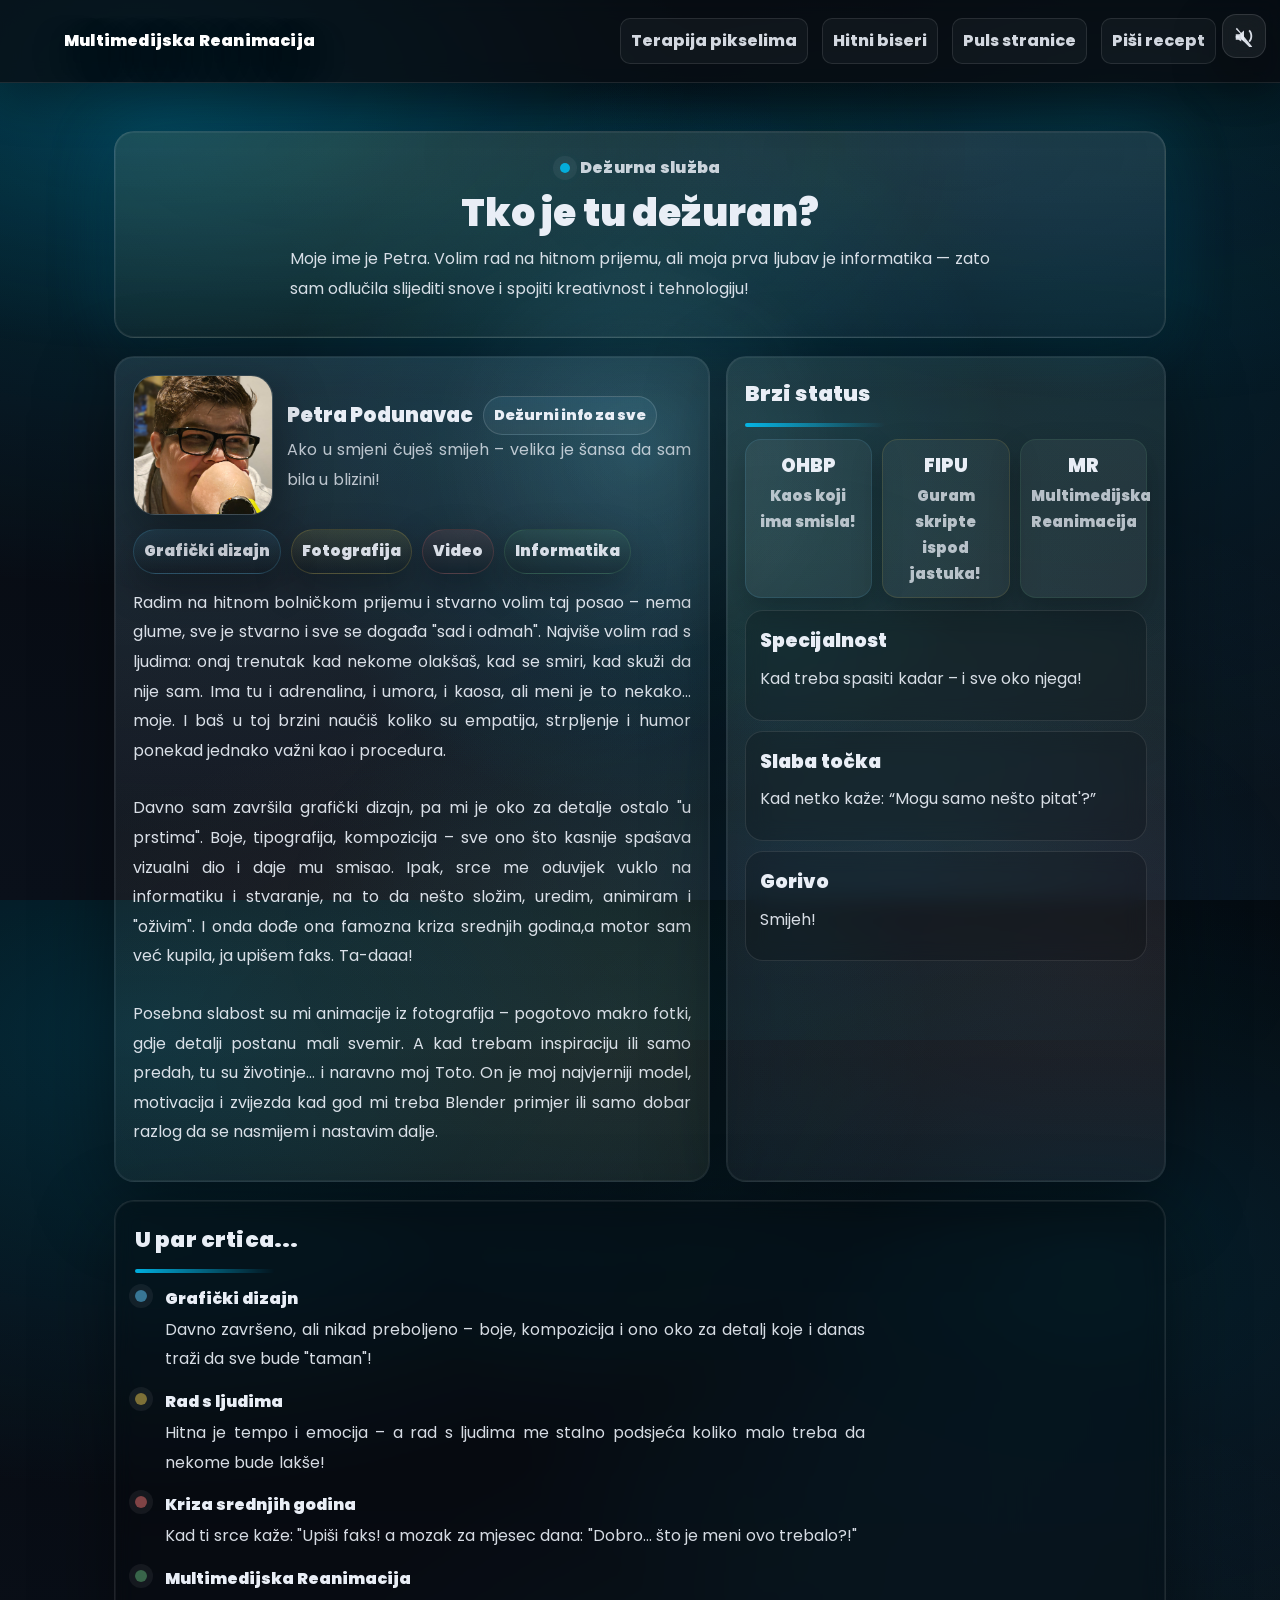
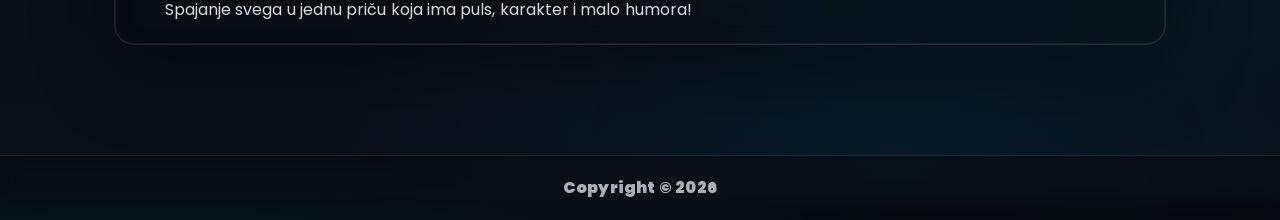
<file: dezuran.html>
<!DOCTYPE html>
<html lang="hr">
<head>
  <meta charset="UTF-8" />
  <meta name="viewport" content="width=device-width, initial-scale=1.0" />
  <title>Tko je tu dežuran? | Multimedijska Reanimacija</title>
  <link rel="stylesheet" href="style.css" />
</head>
<body class="page dezuran">
  <header class="topbar">
    <a class="brand" href="index.html">Multimedijska Reanimacija</a>
    <nav class="topnav" aria-label="Sekcije">
      <a href="terapija-pikselima.html">Terapija pikselima</a>
      <a href="hitni-biseri.html">Hitni biseri</a>
      <a href="puls-stranice.html">Puls stranice</a>
      <a href="pisi-recept.html">Piši recept</a>
    </nav>
  </header>

  <main class="wrap">
    <section class="hero heroGlow">
      <p class="kicker">Dežurna služba</p>
      <h1 class="funTitle">Tko je tu dežuran?</h1>
      <p class="heroText">
        Moje ime je Petra. Volim rad na hitnom prijemu, ali moja prva ljubav je informatika — zato sam odlučila slijediti snove i spojiti kreativnost i tehnologiju!
      </p>
    </section>

    <section class="hero2">
      <div class="panel panelA">
        <div class="panelInner">
          <div class="profile">
            <div class="avatarWrap">
              <img class="avatarImg" src="assets/ja.jpg" alt="Ja" />
              <div class="pulseRing"></div>
            </div>
            <div class="profileText">
              <div class="nameRow">
                <div class="name">Petra Podunavac</div>
                <div class="badge">Dežurni info za sve</div>
              </div>
              <div class="muted">Ako u smjeni čuješ smijeh – velika je šansa da sam bila u blizini!
               </div>
            </div>
          </div>

          <div class="chips">
            <div class="chip">Grafički dizajn</div>
            <div class="chip">Fotografija</div>
            <div class="chip">Video</div>
            <div class="chip">Informatika</div>
          </div>

          <div class="bio">
            <p>
              Radim na hitnom bolničkom prijemu i stvarno volim taj posao – nema glume, sve je stvarno i sve se događa "sad i odmah". Najviše volim rad s ljudima: onaj trenutak kad nekome olakšaš, kad se smiri, kad skuži da nije sam. Ima tu i adrenalina, i umora, i kaosa, ali meni je to nekako… moje. I baš u toj brzini naučiš koliko su empatija, strpljenje i humor ponekad jednako važni kao i procedura.
            </p>
            <p>
              Davno sam završila grafički dizajn, pa mi je oko za detalje ostalo "u prstima". Boje, tipografija, kompozicija – sve ono što kasnije spašava vizualni dio i daje mu smisao. Ipak, srce me oduvijek vuklo na informatiku i stvaranje, na to da nešto složim, uredim, animiram i "oživim". I onda dođe ona famozna kriza srednjih godina,a motor sam već kupila, ja upišem faks. Ta-daaa!
            </p>
            <p>Posebna slabost su mi animacije iz fotografija – pogotovo makro fotki, gdje detalji postanu mali svemir. A kad trebam inspiraciju ili samo predah, tu su životinje… i naravno moj  Toto. On je moj najvjerniji model, motivacija i zvijezda kad god mi treba Blender primjer ili samo dobar razlog da se nasmijem i nastavim dalje.</p>
          </div>
        </div>
      </div>

      <div class="panel panelB">
        <div class="panelInner">
          <div class="sectionTitle">Brzi status</div>
          <div class="stats">
            <div class="stat">
              <div class="statNum">OHBP</div>
              <div class="statLbl">Kaos koji ima smisla!</div>
            </div>
            <div class="stat">
              <div class="statNum">FIPU</div>
              <div class="statLbl">Guram skripte ispod jastuka!</div>
            </div>
            <div class="stat">
              <div class="statNum">MR</div>
              <div class="statLbl">Multimedijska Reanimacija</div>
            </div>
          </div>

          <div class="miniCards" style="margin-top:12px;">
            <div class="mini">
              <h3>Specijalnost</h3>
              <p>Kad treba spasiti kadar – i sve oko njega!</p>
            </div>
            <div class="mini">
              <h3>Slaba točka</h3>
              <p>Kad netko kaže: “Mogu samo nešto pitat'?”</p>
            </div>
            <div class="mini">
              <h3>Gorivo</h3>
              <p>Smijeh!</p>
            </div>
          </div>
        </div>
      </div>
    </section>

    <section class="timeline">
      <div class="sectionTitle">U par crtica...</div>
      <div class="line">
        <div class="step">
          <div class="dot dotC"></div>
          <div>
            <div class="stepTitle">Grafički dizajn</div>
            <div class="stepText">Davno završeno, ali nikad preboljeno – boje, kompozicija i ono oko za detalj koje i danas traži da sve bude "taman"!</div>
          </div>
        </div>
        <div class="step">
          <div class="dot dotY"></div>
          <div>
            <div class="stepTitle">Rad s ljudima</div>
            <div class="stepText">Hitna je tempo i emocija – a rad s ljudima me stalno podsjeća koliko malo treba da nekome bude lakše!</div>
          </div>
        </div>
        <div class="step">
          <div class="dot dotR"></div>
          <div>
            <div class="stepTitle">Kriza srednjih godina</div>
            <div class="stepText">Kad ti srce kaže: "Upiši faks! a mozak za mjesec dana: "Dobro… što je meni ovo trebalo?!"</div>
          </div>
        </div>
        <div class="step">
          <div class="dot dotG"></div>
          <div>
            <div class="stepTitle">Multimedijska Reanimacija</div>
            <div class="stepText">Spajanje svega u jednu priču koja ima puls, karakter i malo humora!</div>
          </div>
        </div>
      </div>
    </section>
  </main>

  <footer class="siteFooter">
    <div class="siteFooterInner">Copyright © 2026</div>
  </footer>


  <script src="script.js"></script>
</body>
</html>
</file>
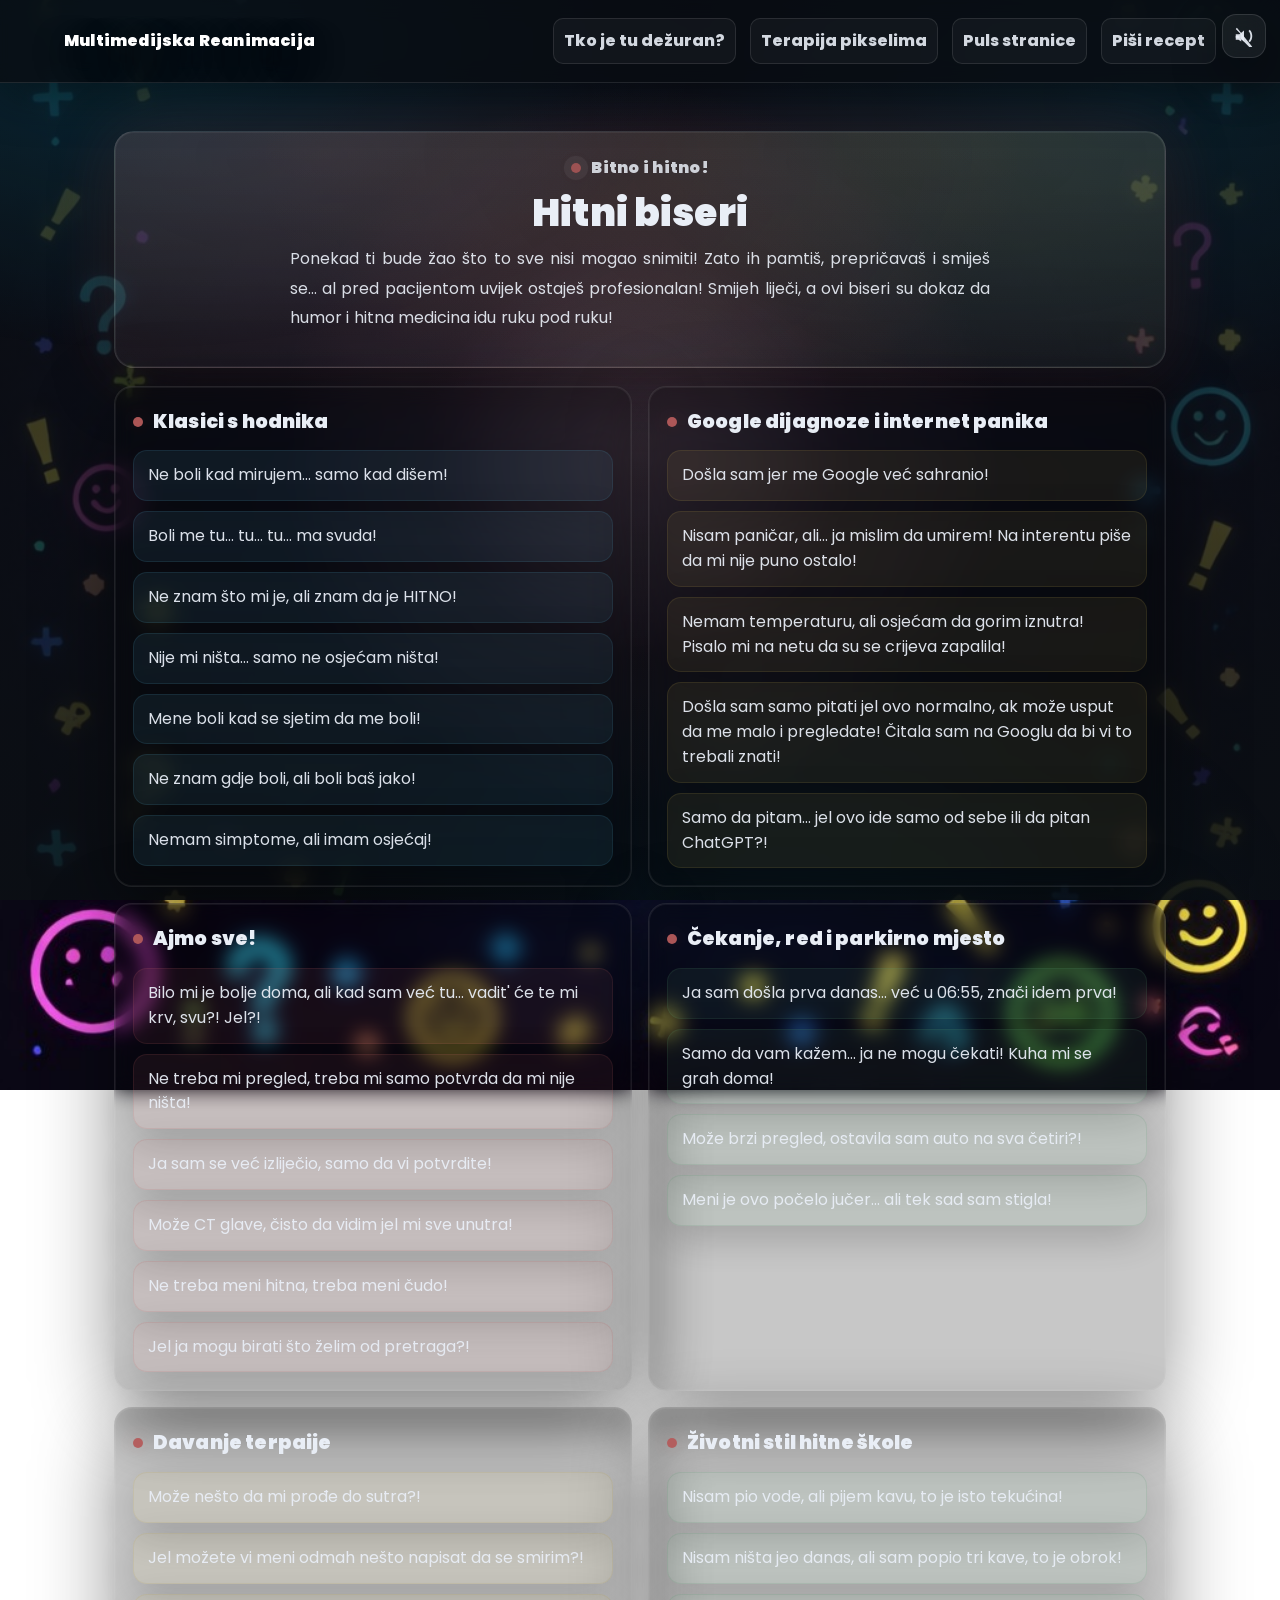
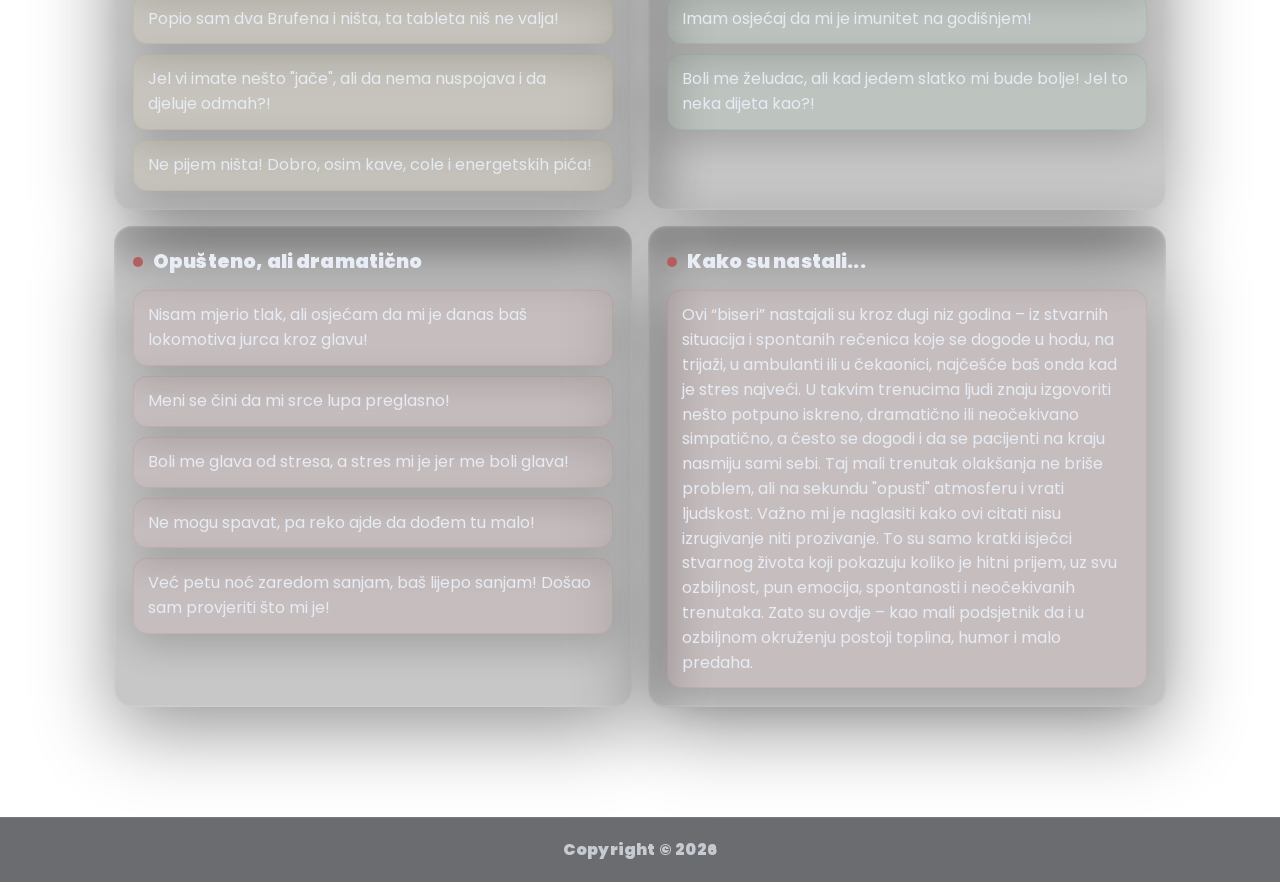
<file: hitni-biseri.html>
<!DOCTYPE html>
<html lang="hr">
<head>
  <meta charset="UTF-8" />
  <meta name="viewport" content="width=device-width, initial-scale=1.0" />
  <title>Hitni biseri | Multimedijska Reanimacija</title>
  <link rel="stylesheet" href="style.css" />
</head>
<body class="page hitni">
  <header class="topbar">
    <a class="brand" href="index.html">Multimedijska Reanimacija</a>
    <nav class="topnav" aria-label="Sekcije">
      <a href="dezuran.html">Tko je tu dežuran?</a>
      <a href="terapija-pikselima.html">Terapija pikselima</a>
      <a href="puls-stranice.html">Puls stranice</a>
      <a href="pisi-recept.html">Piši recept</a>
    </nav>
  </header>

  <main class="wrap">
    <section class="hero heroGlow">
      <p class="kicker">Bitno i hitno!</p>
      <h1 class="funTitle">Hitni biseri</h1>
      <p class="heroText">
        Ponekad ti bude žao što to sve nisi mogao snimiti! Zato ih pamtiš, prepričavaš i smiješ se... al pred pacijentom uvijek ostaješ profesionalan! 
        Smijeh liječi, a ovi biseri su dokaz da humor i hitna medicina idu ruku pod ruku! 
      </p>
    </section>

    <section class="grid">
      <article class="card">
        <h3>Klasici s hodnika</h3>
        <ul class="biseri" data-cat="klasici">
          <li>Ne boli kad mirujem… samo kad dišem!</li>
          <li>Boli me tu… tu… tu… ma svuda!</li>
          <li>Ne znam što mi je, ali znam da je HITNO!</li>
          <li>Nije mi ništa… samo ne osjećam ništa!</li>
          <li>Mene boli kad se sjetim da me boli!</li>
          <li>Ne znam gdje boli, ali boli baš jako!</li>
          <li>Nemam simptome, ali imam osjećaj!</li>
        </ul>
      </article>

      <article class="card">
        <h3>Google dijagnoze i internet panika</h3>
        <ul class="biseri" data-cat="google">
          <li>Došla sam jer me Google već sahranio!</li>
          <li>Nisam paničar, ali… ja mislim da umirem! Na interentu piše da mi nije puno ostalo!</li>
          <li>Nemam temperaturu, ali osjećam da gorim iznutra! Pisalo mi na netu da su se crijeva zapalila!</li>
          <li>Došla sam samo pitati jel ovo normalno, ak može usput da me malo i pregledate! Čitala sam na Googlu da bi vi to trebali znati!</li>
          <li>Samo da pitam… jel ovo ide samo od sebe ili da pitan ChatGPT?!</li>
        </ul>
      </article>

      <article class="card">
        <h3>Ajmo sve!</h3>
        <ul class="biseri" data-cat="pretrage">
          <li>Bilo mi je bolje doma, ali kad sam već tu… vadit' će te mi krv, svu?! Jel?!</li>
          <li>Ne treba mi pregled, treba mi samo potvrda da mi nije ništa!</li>
          <li>Ja sam se već izliječio, samo da vi potvrdite!</li>
          <li>Može CT glave, čisto da vidim jel mi sve unutra!</li>
          <li>Ne treba meni hitna, treba meni čudo!</li>
          <li>Jel ja mogu birati što želim od pretraga?!</li>
        </ul>
      </article>

      <article class="card">
        <h3>Čekanje, red i parkirno mjesto</h3>
        <ul class="biseri" data-cat="cek">
          <li>Ja sam došla prva danas… već u 06:55, znači idem prva!</li>
          <li>Samo da vam kažem… ja ne mogu čekati! Kuha mi se grah doma! </li>
          <li>Može brzi pregled, ostavila sam auto na sva četiri?!</li>
          <li>Meni je ovo počelo jučer… ali tek sad sam stigla!</li>
        </ul>
      </article>

      <article class="card">
        <h3>Davanje terpaije</h3>
        <ul class="biseri" data-cat="navike">
          <li>Može nešto da mi prođe do sutra?!</li>
          <li>Jel možete vi meni odmah nešto napisat da se smirim?!</li>
          <li>Popio sam dva Brufena i ništa, ta tableta niš ne valja!</li>
          <li>Jel vi imate nešto "jače", ali da nema nuspojava i da djeluje odmah?!</li>
          <li>Ne pijem ništa! Dobro, osim kave, cole i energetskih pića!</li>
        </ul>
      </article>

      <article class="card">
        <h3>Životni stil hitne škole</h3>
        <ul class="biseri" data-cat="stil">
          <li>Nisam pio vode, ali pijem kavu, to je isto tekućina!</li>
          <li>Nisam ništa jeo danas, ali sam popio tri kave, to je obrok!</li>
          <li>Imam osjećaj da mi je imunitet na godišnjem!</li>
          <li>Boli me želudac, ali kad jedem slatko mi bude bolje! Jel to neka dijeta kao?!</li>
        </ul>
      </article>

      <article class="card">
        <h3>Opušteno, ali dramatično</h3>
        <ul class="biseri" data-cat="drama">
          <li>Nisam mjerio tlak, ali osjećam da mi je danas baš lokomotiva jurca kroz glavu!</li>
          <li>Meni se čini da mi srce lupa preglasno!</li>
          <li>Boli me glava od stresa, a stres mi je jer me boli glava!</li>
          <li>Ne mogu spavat, pa reko ajde da dođem tu malo!</li>
          <li>Već petu noć zaredom sanjam, baš lijepo sanjam! Došao sam provjeriti što mi je!</li>
        </ul>
      </article>

      <article class="card">
        <h3>Kako su nastali...</h3>
        <ul class="biseri" data-cat="drama">
          <li>Ovi “biseri” nastajali su kroz dugi niz godina – iz stvarnih situacija i spontanih rečenica koje se dogode u hodu, na trijaži, u ambulanti ili u čekaonici, najčešće baš onda kad je stres najveći. U takvim trenucima ljudi znaju izgovoriti nešto potpuno iskreno, dramatično ili neočekivano simpatično, a često se dogodi i da se pacijenti na kraju nasmiju sami sebi. Taj mali trenutak olakšanja ne briše problem, ali na sekundu "opusti" atmosferu i vrati ljudskost.

          Važno mi je naglasiti kako ovi citati nisu izrugivanje niti prozivanje. To su samo kratki isječci stvarnog života koji pokazuju koliko je hitni prijem, uz svu ozbiljnost, pun emocija, spontanosti i neočekivanih trenutaka. Zato su ovdje – kao mali podsjetnik da i u ozbiljnom okruženju postoji toplina, humor i malo predaha.</li>
          
        </ul>
      </article>

         </section>
  </main>

  <footer class="siteFooter">
    <div class="siteFooterInner">Copyright © 2026</div>
  </footer>


  <script src="script.js"></script>
</body>
</html>
</file>
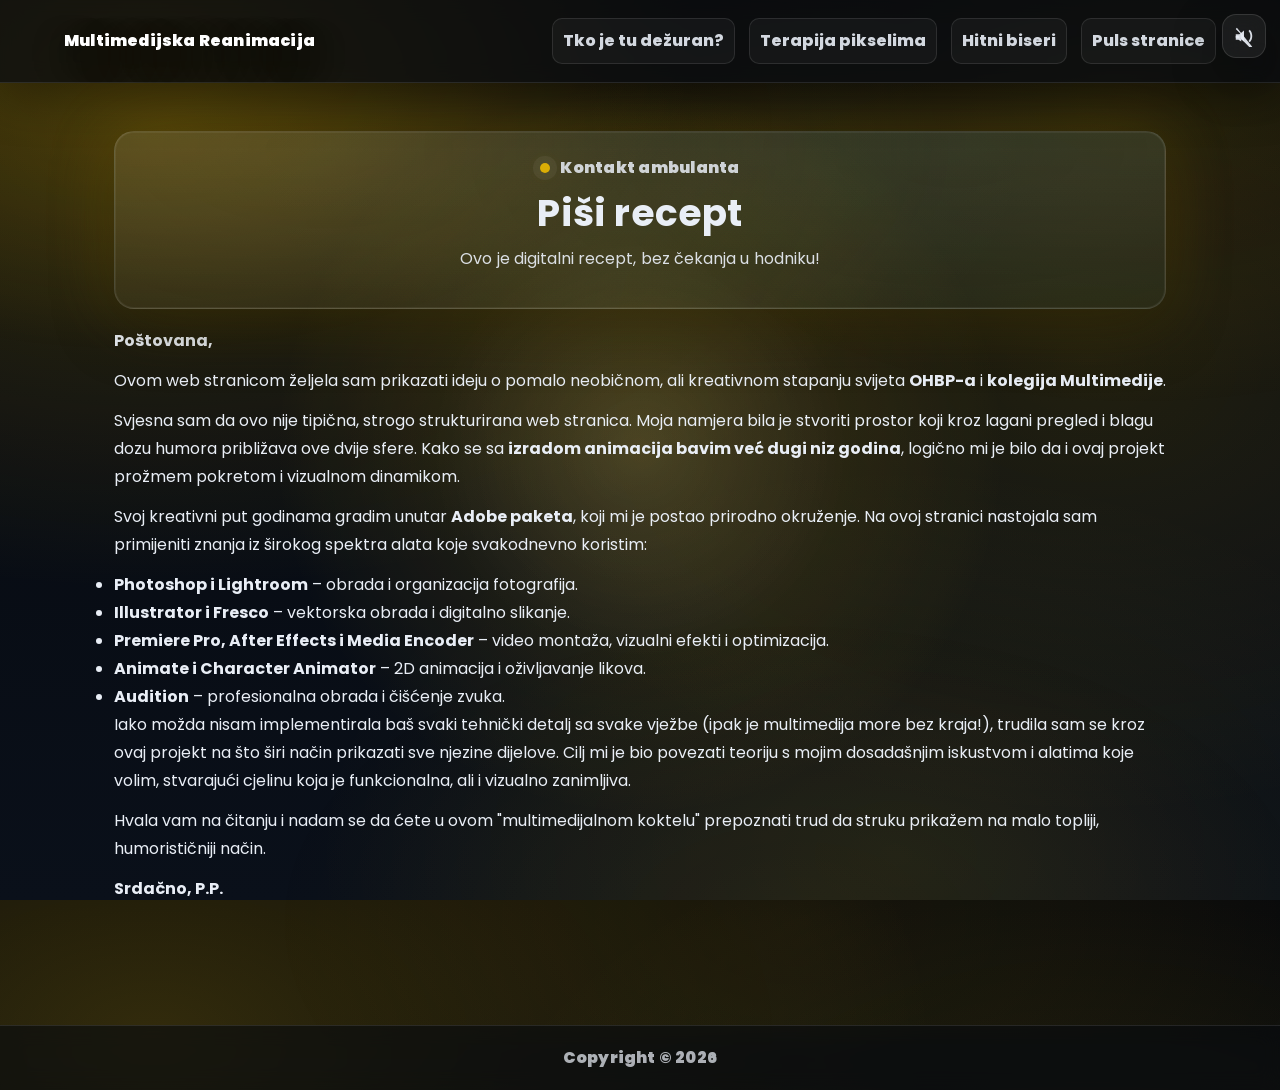
<file: pisi-recept.html>
<!DOCTYPE html>
<html lang="hr">
<head>
  <meta charset="UTF-8" />
  <meta name="viewport" content="width=device-width, initial-scale=1.0" />
  <title>Piši recept | Multimedijska Reanimacija</title>
  <link rel="stylesheet" href="style.css" />
</head>
<body class="page recept">
  <header class="topbar">
    <a class="brand" href="index.html">Multimedijska Reanimacija</a>
    <nav class="topnav" aria-label="Sekcije">
      <a href="dezuran.html">Tko je tu dežuran?</a>
      <a href="terapija-pikselima.html">Terapija pikselima</a>
      <a href="hitni-biseri.html">Hitni biseri</a>
      <a href="puls-stranice.html">Puls stranice</a>
    </nav>
  </header>

  <main class="wrap">
    <section class="hero heroGlow">
      <p class="kicker">Kontakt ambulanta</p>
      <h1 class="funTitle">Piši recept</h1>
      <p class="heroText">
        Ovo je digitalni recept, bez čekanja u hodniku!
      </p>
    </section>

    
    <section class="recipeNote">
  
  <p><strong>Poštovana,</strong></p>

  <p>
    Ovom web stranicom željela sam prikazati ideju o pomalo neobičnom, ali kreativnom stapanju svijeta
    <strong>OHBP-a</strong> i <strong>kolegija Multimedije</strong>.
  </p>

  <p>
    Svjesna sam da ovo nije tipična, strogo strukturirana web stranica. Moja namjera bila je stvoriti prostor
    koji kroz lagani pregled i blagu dozu humora približava ove dvije sfere. Kako se sa
    <strong>izradom animacija bavim već dugi niz godina</strong>, logično mi je bilo da i ovaj projekt prožmem pokretom
    i vizualnom dinamikom.
  </p>

  <p>
    Svoj kreativni put godinama gradim unutar <strong>Adobe paketa</strong>, koji mi je postao prirodno okruženje.
    Na ovoj stranici nastojala sam primijeniti znanja iz širokog spektra alata koje svakodnevno koristim:
  </p>

  <ul>
    <li><strong>Photoshop i Lightroom</strong> – obrada i organizacija fotografija.</li>
    <li><strong>Illustrator i Fresco</strong> – vektorska obrada i digitalno slikanje.</li>
    <li><strong>Premiere Pro, After Effects i Media Encoder</strong> – video montaža, vizualni efekti i optimizacija.</li>
    <li><strong>Animate i Character Animator</strong> – 2D animacija i oživljavanje likova.</li>
    <li><strong>Audition</strong> – profesionalna obrada i čišćenje zvuka.</li>
    </ul>

  <p>
    Iako možda nisam implementirala baš svaki tehnički detalj sa svake vježbe (ipak je multimedija more bez kraja!),
    trudila sam se kroz ovaj projekt na što širi način prikazati sve njezine dijelove. Cilj mi je bio povezati teoriju
    s mojim dosadašnjim iskustvom i alatima koje volim, stvarajući cjelinu koja je funkcionalna, ali i vizualno zanimljiva.
  </p>

  <p>
    Hvala vam na čitanju i nadam se da ćete u ovom "multimedijalnom koktelu" prepoznati trud da struku prikažem
    na malo topliji, humorističniji način.
  </p>

  <p class="signoff"><strong>Srdačno, P.P.</strong></p>
</section>

  </main>

  <footer class="siteFooter">
    <div class="siteFooterInner">Copyright © 2026</div>
  </footer>


  <script src="script.js"></script>
</body>
</html>
</file>
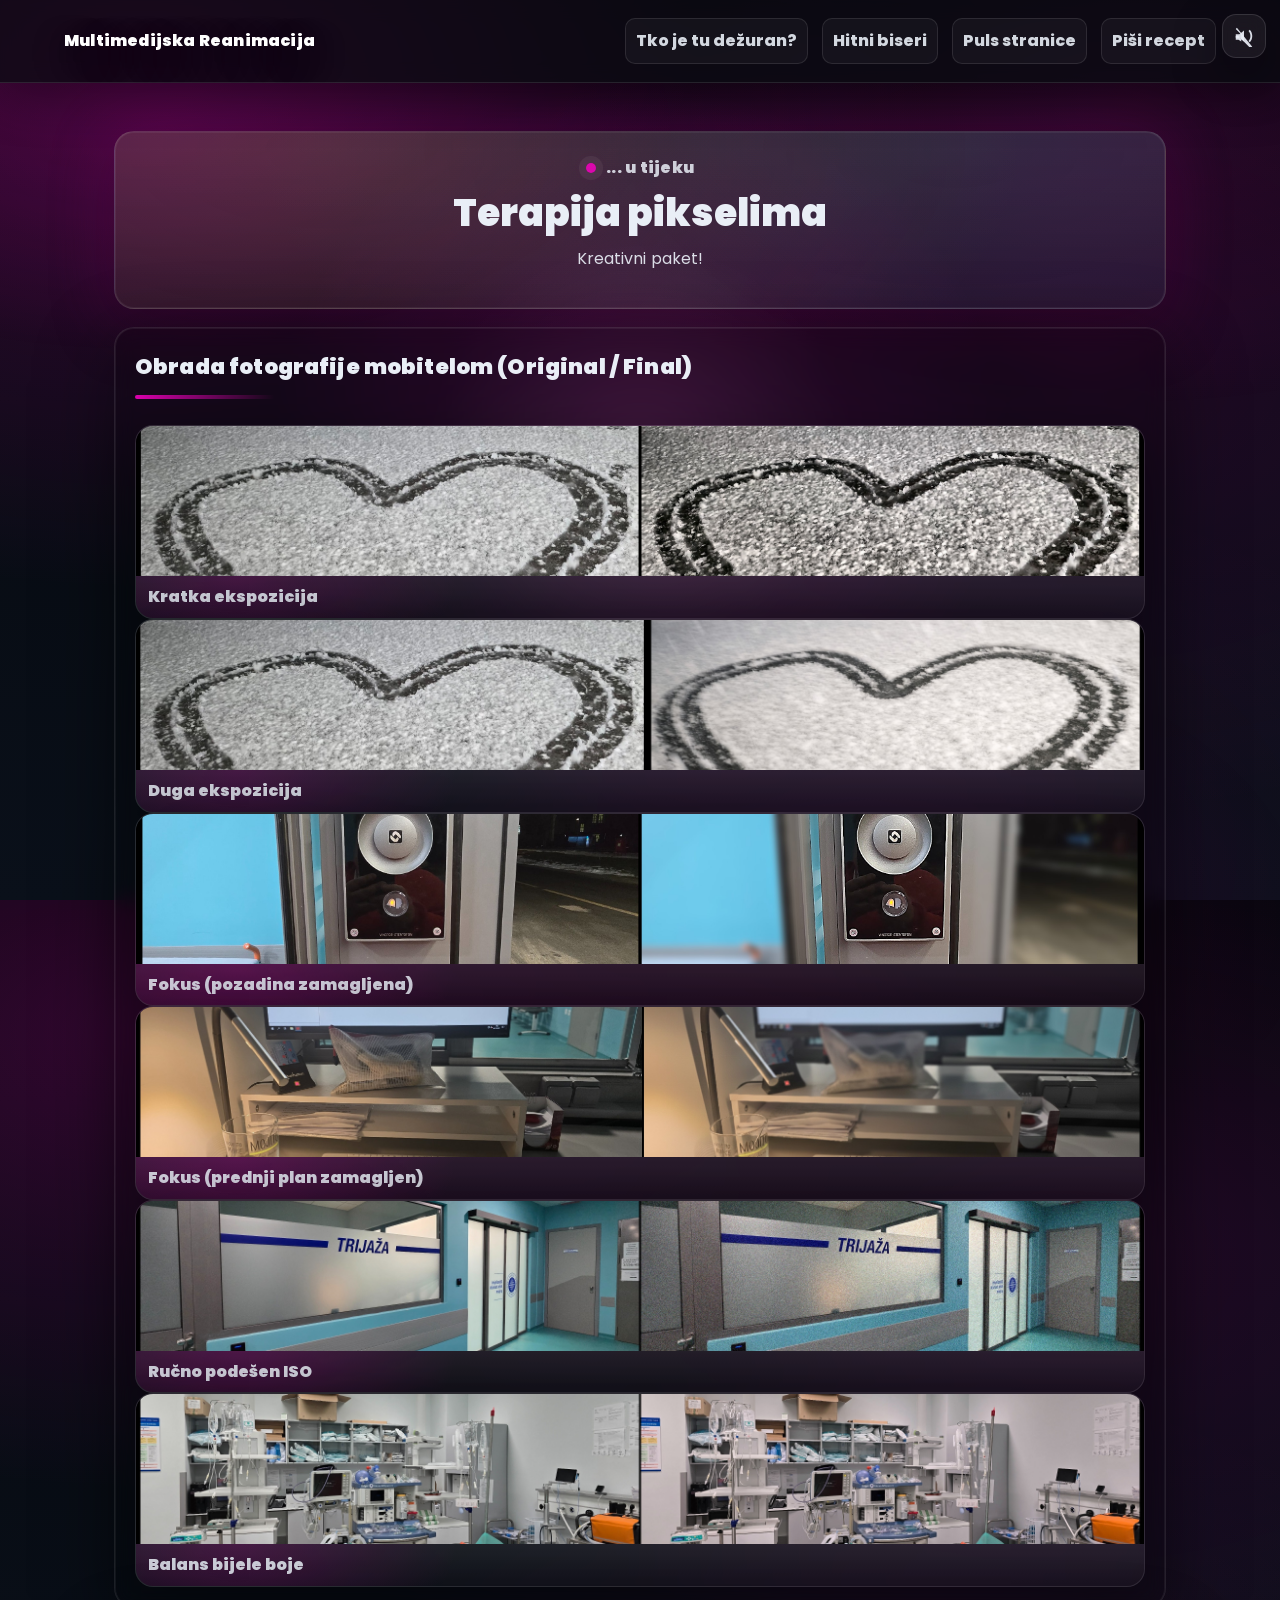
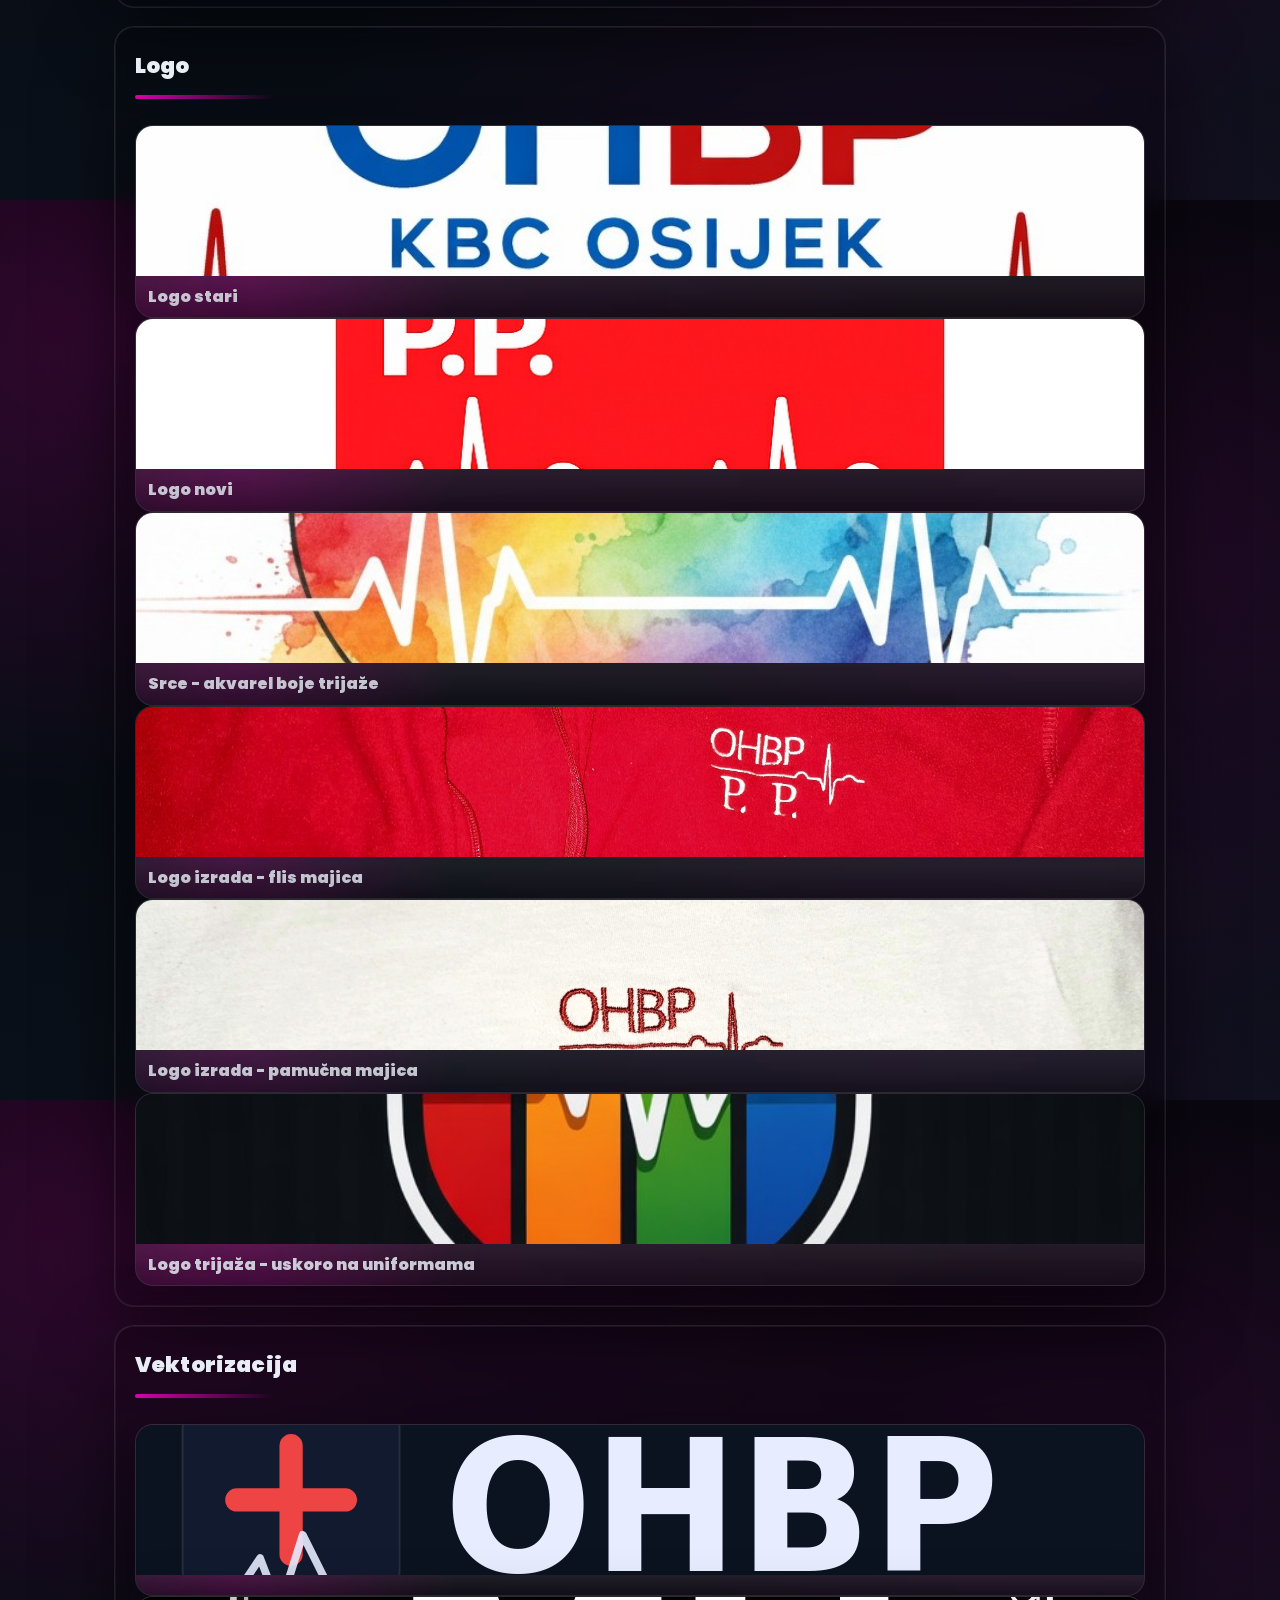
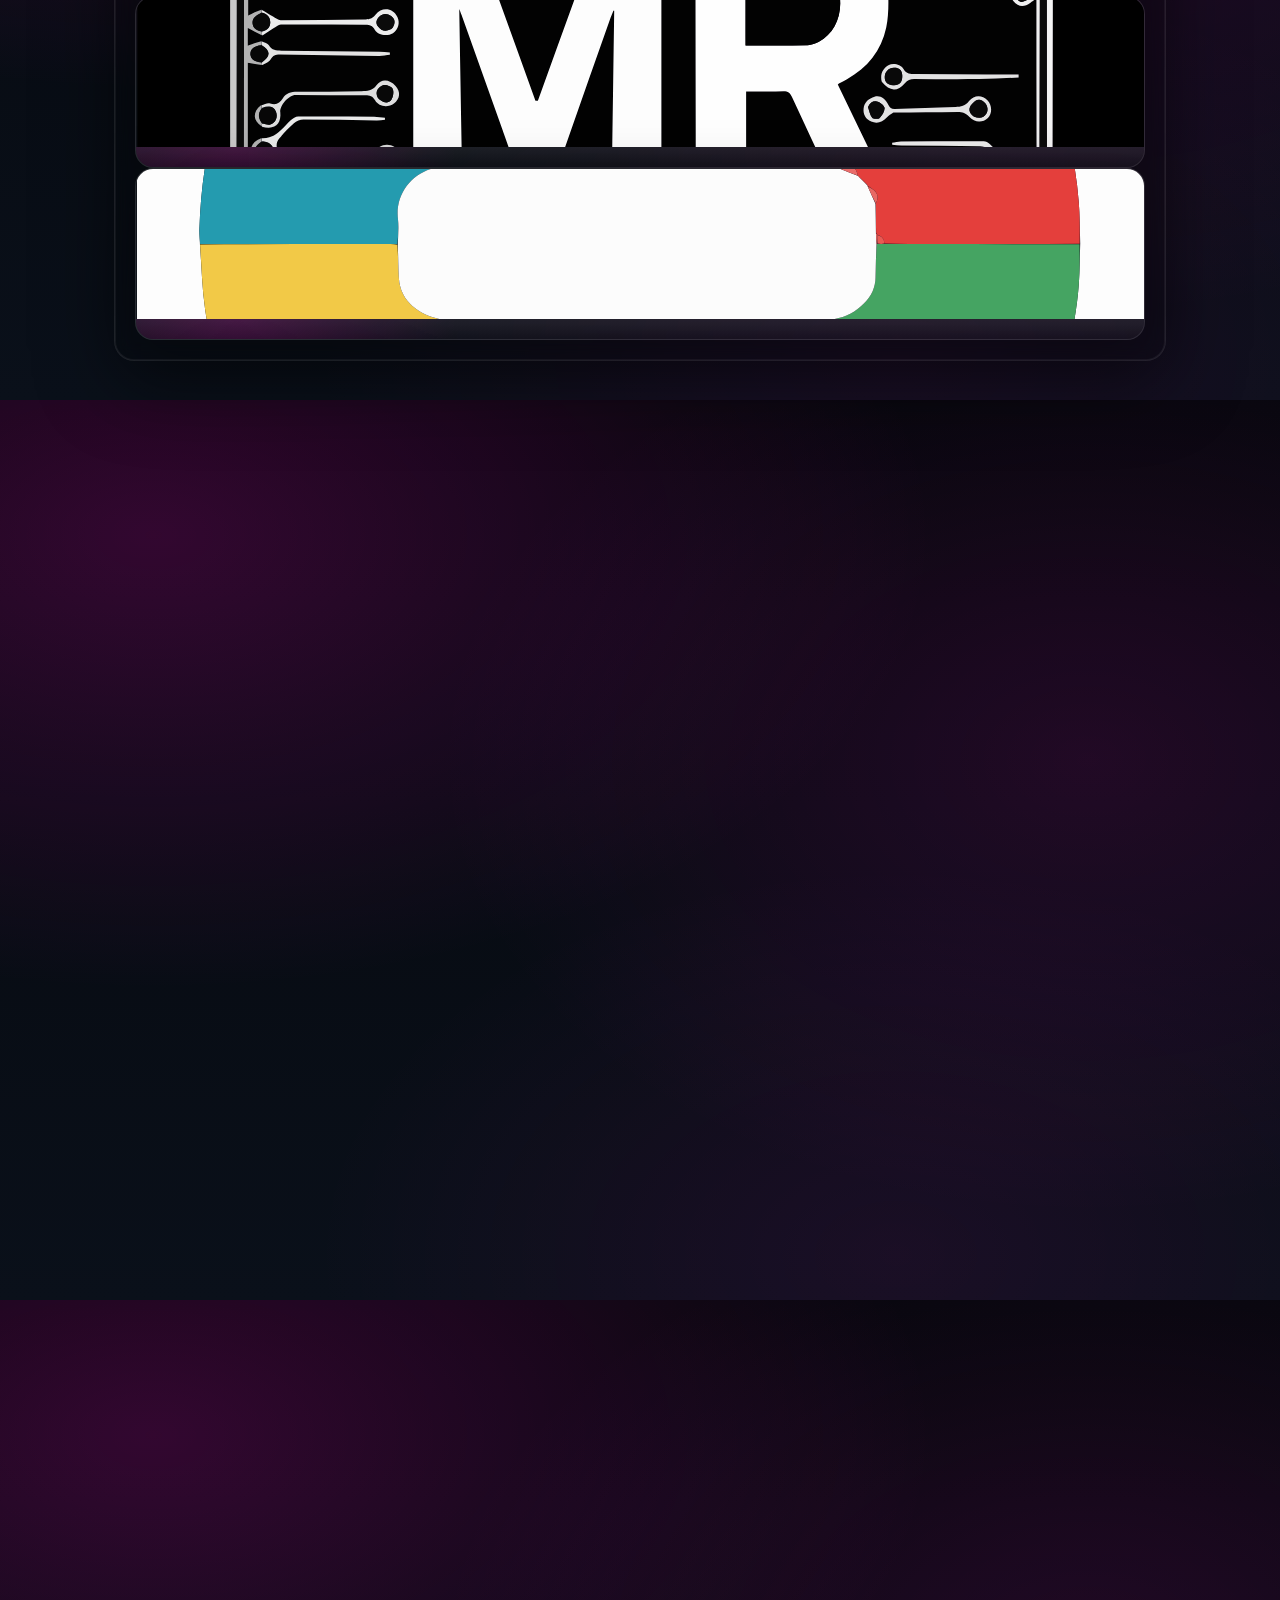
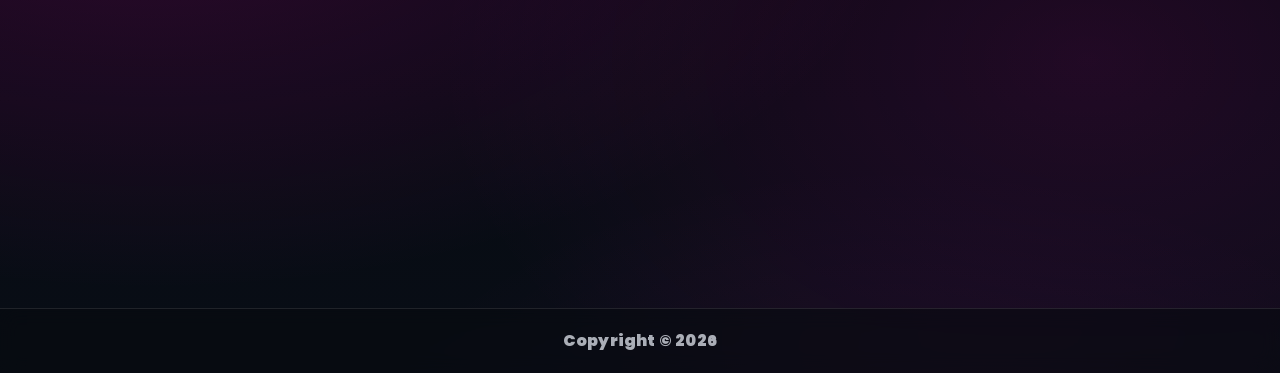
<file: terapija-pikselima.html>
<!DOCTYPE html>
<html lang="hr">
<head>
  <meta charset="UTF-8" />
  <meta name="viewport" content="width=device-width, initial-scale=1.0" />
  <title>Terapija pikselima | Multimedijska Reanimacija</title>
  <link rel="stylesheet" href="style.css" />
</head>
<body class="page terapija">
  <header class="topbar">
    <a class="brand" href="index.html">Multimedijska Reanimacija</a>
    <nav class="topnav" aria-label="Sekcije">
      <a href="dezuran.html">Tko je tu dežuran?</a>
      <a href="hitni-biseri.html">Hitni biseri</a>
      <a href="puls-stranice.html">Puls stranice</a>
      <a href="pisi-recept.html">Piši recept</a>
    </nav>
  </header>

  <main class="wrap">
    <section class="hero heroGlow">
      <p class="kicker">... u tijeku</p>
      <h1 class="funTitle">Terapija pikselima</h1>
      <p class="heroText">
        Kreativni paket!
      </p>
    </section>

    <section class="mediaSection">
      <div class="mediaHeader">
        <h2 class="sectionTitle">Obrada fotografije mobitelom (Original / Final)</h2>
      </div>
      <div class="mediaGrid3">
        <figure class="mediaCard">
          <img src="assets/fotka10.jpg" alt="fotka10.jpg" loading="lazy" />
          <figcaption><div class="capTop">Kratka ekspozicija</div></figcaption>
        </figure>
        <figure class="mediaCard">
          <img src="assets/fotka11.jpg" alt="fotka11.jpg" loading="lazy" />
          <figcaption><div class="capTop">Duga ekspozicija</div></figcaption>
        </figure>
        <figure class="mediaCard">
          <img src="assets/fotka12.jpg" alt="fotka12.jpg" loading="lazy" />
          <figcaption><div class="capTop">Fokus (pozadina zamagljena)</div></figcaption>
        </figure>
        <figure class="mediaCard">
          <img src="assets/fotka13.jpg" alt="fotka13.jpg" loading="lazy" />
          <figcaption><div class="capTop">Fokus (prednji plan zamagljen)</div></figcaption>
        </figure>
        <figure class="mediaCard">
          <img src="assets/fotka14.jpg" alt="fotka14.jpg" loading="lazy" />
          <figcaption><div class="capTop">Ručno podešen ISO</div></figcaption>
        </figure>
        <figure class="mediaCard">
          <img src="assets/fotka15.jpg" alt="fotka15.jpg" loading="lazy" />
          <figcaption><div class="capTop">Balans bijele boje</div></figcaption>
        </figure>
      </div>
    </section>

    <section class="mediaSection">
      <div class="mediaHeader">
        <h2 class="sectionTitle">Logo</h2>
      </div>
      <div class="mediaGrid3">
        <figure class="mediaCard">
          <img src="assets/fotka1.jpg" alt="fotka1.jpg" loading="lazy" />
          <figcaption><div class="capTop">Logo stari</div></figcaption>
        </figure>
        <figure class="mediaCard">
          <img src="assets/fotka2.jpg" alt="fotka2.jpg" loading="lazy" />
          <figcaption><div class="capTop">Logo novi</div></figcaption>
        </figure>
        <figure class="mediaCard">
          <img src="assets/fotka3.jpg" alt="fotka3.jpg" loading="lazy" />
          <figcaption><div class="capTop">Srce - akvarel boje trijaže</div></figcaption>
        </figure>
        <figure class="mediaCard">
          <img src="assets/fotka4.jpg" alt="fotka4.jpg" loading="lazy" />
          <figcaption><div class="capTop">Logo izrada - flis majica</div></figcaption>
        </figure>
        <figure class="mediaCard">
          <img src="assets/fotka5.jpg" alt="fotka5.jpg" loading="lazy" />
          <figcaption><div class="capTop">Logo izrada - pamučna majica</div></figcaption>
        </figure>
        <figure class="mediaCard">
          <img src="assets/fotka6.jpg" alt="fotka6.jpg" loading="lazy" />
          <figcaption><div class="capTop">Logo trijaža - uskoro na uniformama</div></figcaption>
        </figure>
      </div>
    </section>

    <section class="mediaSection">
      <div class="mediaHeader">
        <h2 class="sectionTitle">Vektorizacija</h2>
      </div>
      <div class="mediaGrid3">
        <figure class="mediaCard">
          <img src="assets/vektor.svg" alt="vektor.svg" loading="lazy" />
          <figcaption><div class="capTop"></div></figcaption>
        </figure>
        <figure class="mediaCard">
          <img src="assets/vektor1.svg" alt="vektor1.svg" loading="lazy" />
          <figcaption><div class="capTop"></div></figcaption>
        </figure>
        <figure class="mediaCard">
          <img src="assets/vektor2.svg" alt="vektor2.svg" loading="lazy" />
          <figcaption><div class="capTop"></div></figcaption>
        </figure>
      </div>
    </section>

    <section class="mediaSection">
      <div class="mediaHeader">
        <h2 class="sectionTitle">Blender</h2>
      </div>
      <div class="mediaGrid3">
        <figure class="mediaCard">
          <img src="assets/fotka16.jpg" alt="fotka16.jpg" loading="lazy" />
          <figcaption><div class="capTop">Srce</div></figcaption>
        </figure>
        <figure class="mediaCard">
          <img src="assets/fotka17.jpg" alt="fotka17.jpg" loading="lazy" />
          <figcaption><div class="capTop">Pas Toto (aka Minecraft Fox)</div></figcaption>
        </figure>
      </div>
    </section>

    <section class="mediaSection">
      <div class="mediaHeader">
        <h2 class="sectionTitle">Malo obrade</h2>
      </div>
      <div class="mediaGrid3">
        <figure class="mediaCard">
          <img src="assets/fotka7.jpg" alt="fotka7.jpg" loading="lazy" />
          <figcaption><div class="capTop">Perspektivno viđenje</div></figcaption>
        </figure>
        <figure class="mediaCard">
          <img src="assets/fotka8.jpg" alt="fotka8.jpg" loading="lazy" />
          <figcaption><div class="capTop">Mirroring</div></figcaption>
        </figure>
        <figure class="mediaCard">
          <img src="assets/fotka9.jpg" alt="fotka9.jpg" loading="lazy" />
          <figcaption><div class="capTop">Natpis</div></figcaption>
        </figure>
        <figure class="mediaCard">
          <img src="assets/fotka18.jpg" alt="fotka18.jpg" loading="lazy" />
          <figcaption><div class="capTop">Toto</div></figcaption>
        </figure>
      </div>
    </section>
  </main>

  <footer class="siteFooter">
    <div class="siteFooterInner">Copyright © 2026</div>
  </footer>

  <script src="script.js"></script>
</body>
</html>
</file>
<file: style.css>
@import url('https://fonts.googleapis.com/css2?family=Poppins:wght@300;400;600;700;800;900&display=swap');

:root{
  --bg:#0b0f14;
  --bgA:#05070c;
  --bgB:#070b12;
  --bgC:#0a101a;

  --bgInk1: rgba(0,200,255,0.16);
  --bgInk2: rgba(0,200,255,0.10);
  --bgInk3: rgba(0,200,255,0.06);

  --txt:#e9eef6;
  --mut:rgba(233,238,246,0.78);
  --line:rgba(255,255,255,0.08);
  --glassA:rgba(255,255,255,0.07);
  --glassB:rgba(255,255,255,0.03);

  --c:#4ea0c8;
  --y:#b09a46;
  --r:#b45b5b;
  --g:#4f8b63;

  --c2:#1f3340;
  --y2:#3a3620;
  --r2:#3a2020;
  --g2:#213425;

  --fontBody:'Poppins','Segoe UI',Tahoma,Geneva,Verdana,sans-serif;
  --fontHead:'Poppins','Segoe UI',Tahoma,Geneva,Verdana,sans-serif;

  --a1:rgba(78,160,200,0.16);
  --a2:rgba(176,154,70,0.12);
  --a3:rgba(180,91,91,0.12);
  --a4:rgba(79,139,99,0.12);

  --accent: rgba(78,160,200,0.95);
  --accentSoft: rgba(78,160,200,0.20);
  --accent2: rgba(176,154,70,0.85);
}

*{
  margin:0;
  padding:0;
  box-sizing:border-box;
}

html,body{
  height:100%;
}

body.page{
  font-family: var(--fontBody);
  background:
    radial-gradient(1200px 700px at 12% 15%, var(--bgInk1), rgba(0,0,0,0) 65%),
    radial-gradient(1000px 700px at 85% 40%, var(--bgInk2), rgba(0,0,0,0) 65%),
    radial-gradient(900px 600px at 70% 95%, var(--bgInk3), rgba(0,0,0,0) 65%),
    linear-gradient(180deg, var(--bgA) 0%, var(--bgB) 45%, var(--bgC) 100%);
  color:var(--txt);
  overflow-x:hidden;
}

.funTitle,
.sectionTitle,
.content h1,
.hero h1,
.brand{
  font-family: var(--fontHead);
}

body.page::after{
  content:'';
  position:fixed;
  inset:-140px;
  background:
    radial-gradient(900px 520px at 18% 15%, var(--bgInk1), rgba(0,0,0,0) 62%),
    radial-gradient(900px 520px at 82% 20%, var(--bgInk2), rgba(0,0,0,0) 62%),
    radial-gradient(900px 520px at 60% 90%, var(--bgInk3), rgba(0,0,0,0) 62%);
  opacity:0.9;
  pointer-events:none;
  z-index:-4;
  animation: pageGlowMove 14s ease-in-out infinite;
}

@keyframes pageGlowMove{
  0%{ transform: translate3d(0,0,0) scale(1); }
  50%{ transform: translate3d(18px,-10px,0) scale(1.03); }
  100%{ transform: translate3d(0,0,0) scale(1); }
}

body.page.home{
  --fontBody:'Poppins','Segoe UI',Tahoma,Geneva,Verdana,sans-serif;
  --fontHead:'Poppins','Segoe UI',Tahoma,Geneva,Verdana,sans-serif;
  --a1:rgba(78,160,200,0.18);
  --a2:rgba(176,154,70,0.10);
  --a3:rgba(180,91,91,0.10);
  --a4:rgba(79,139,99,0.12);
  --accent: rgba(78,160,200,0.95);
  --accentSoft: rgba(78,160,200,0.20);
  --accent2: rgba(176,154,70,0.85);
}

body.page.hitni{
  --fontBody:'Poppins','Segoe UI',Tahoma,Geneva,Verdana,sans-serif;
  --fontHead:'Poppins','Segoe UI',Tahoma,Geneva,Verdana,sans-serif;
  --a1:rgba(180,91,91,0.18);
  --a2:rgba(176,154,70,0.12);
  --a3:rgba(78,160,200,0.10);
  --a4:rgba(79,139,99,0.10);
  --accent: rgba(180,91,91,0.95);
  --accentSoft: rgba(180,91,91,0.20);
  --accent2: rgba(176,154,70,0.85);
  background:
    linear-gradient(180deg, rgba(11,15,20,0.88) 0%, rgba(11,15,20,0.78) 55%, rgba(11,15,20,0.92) 100%),
    url("assets/slika1.jpg") !important;
  background-size: cover !important;
  background-position: center !important;
  background-repeat: no-repeat !important;
  background-attachment: fixed !important;
}

body.page.hitni .biseri li{
  font-family: inherit;
}

body.page.terapija{
  --fontBody:'Poppins','Segoe UI',Tahoma,Geneva,Verdana,sans-serif;
  --fontHead:'Poppins','Segoe UI',Tahoma,Geneva,Verdana,sans-serif;
  --a1:rgba(176,154,70,0.16);
  --a2:rgba(78,160,200,0.12);
  --a3:rgba(79,139,99,0.12);
  --a4:rgba(180,91,91,0.10);
  --accent: rgba(176,154,70,0.95);
  --accentSoft: rgba(176,154,70,0.22);
  --accent2: rgba(78,160,200,0.85);
}

body.page.puls{
  --fontBody:'Poppins','Segoe UI',Tahoma,Geneva,Verdana,sans-serif;
  --fontHead:'Poppins','Segoe UI',Tahoma,Geneva,Verdana,sans-serif;
  --a1:rgba(78,160,200,0.16);
  --a2:rgba(79,139,99,0.12);
  --a3:rgba(176,154,70,0.10);
  --a4:rgba(180,91,91,0.10);
  --accent: rgba(78,160,200,0.95);
  --accentSoft: rgba(78,160,200,0.18);
  --accent2: rgba(79,139,99,0.85);
}

body.page.dezuran{
  --fontBody:'Poppins','Segoe UI',Tahoma,Geneva,Verdana,sans-serif;
  --fontHead:'Poppins','Segoe UI',Tahoma,Geneva,Verdana,sans-serif;
  --a1:rgba(79,139,99,0.16);
  --a2:rgba(78,160,200,0.12);
  --a3:rgba(176,154,70,0.10);
  --a4:rgba(180,91,91,0.10);
  --accent: rgba(79,139,99,0.95);
  --accentSoft: rgba(79,139,99,0.20);
  --accent2: rgba(78,160,200,0.85);
}

body.page.recept{
  --fontBody:'Poppins','Segoe UI',Tahoma,Geneva,Verdana,sans-serif;
  --fontHead:'Poppins','Segoe UI',Tahoma,Geneva,Verdana,sans-serif;
  --a1:rgba(176,154,70,0.16);
  --a2:rgba(79,139,99,0.12);
  --a3:rgba(78,160,200,0.10);
  --a4:rgba(180,91,91,0.10);
  --accent: rgba(176,154,70,0.95);
  --accentSoft: rgba(176,154,70,0.22);
  --accent2: rgba(180,91,91,0.85);
}

body.page.recept .funTitle,
body.page.recept .sectionTitle{
  font-weight:700;
  letter-spacing:0.2px;
}

.container{
  display:flex;
  height:100vh;
  width:100%;
}

.left-section{
  position:relative;
  width:66%;
  height:100%;
  display:flex;
  align-items:center;
  justify-content:center;
  padding:0 10%;
  color:#fff;
}

.bg-video{
  position:absolute;
  top:0;
  left:0;
  width:100%;
  height:100%;
  object-fit:cover;
  z-index:-2;
}

.overlay{
  position:absolute;
  inset:0;
  background: rgba(10,14,20,0.68);
  z-index:-1;
}

.content{
  max-width:760px;
}

.content h1{
  font-size:3.25rem;
  font-weight:850;
  line-height:1.05;
  margin-bottom:1.2rem;
}

.content .lead{
  font-size:1.12rem;
  line-height:1.65;
  max-width:760px;
  margin-bottom:2.1rem;
  opacity:0.95;
}

.buttons{
  display:flex;
  align-items:center;
  gap:1.6rem;
}

.btn-text{
  color:#fff;
  text-decoration:none;
  font-weight:800;
  font-size:1.05rem;
  display:inline-flex;
  align-items:center;
  gap:10px;
  padding:10px 0;
  opacity:0.95;
  transition:0.25s cubic-bezier(0.25,1,0.5,1);
  position:relative;
}

.btn-text:hover{
  opacity:1;
  transform:translateX(2px);
}

.btn-text::after{
  content:'';
  position:absolute;
  left:0;
  bottom:-6px;
  width:100%;
  height:3px;
  border-radius:999px;
  background: linear-gradient(90deg, var(--accent), rgba(255,255,255,0));
  opacity:0.65;
  transform: scaleX(0.25);
  transform-origin:left;
  transition: 0.25s cubic-bezier(0.25,1,0.5,1);
}

.btn-text:hover::after{
  opacity:0.95;
  transform: scaleX(1);
}

.btn-text span{
  display:inline-block;
  animation: nudge 1.8s ease-in-out infinite;
}

@keyframes nudge{
  0%{ transform: translateX(0); opacity:0.9; }
  50%{ transform: translateX(5px); opacity:1; }
  100%{ transform: translateX(0); opacity:0.9; }
}

.right-section{
  width:34%;
  height:100%;
  display:flex;
  flex-direction:column;
}

.nav-item{
  flex:1;
  display:flex;
  align-items:center;
  padding:0 10%;
  color:#fff;
  text-decoration:none;
  font-size:1.85rem;
  font-weight:850;
  letter-spacing:0.2px;
  cursor:pointer;
  transition:0.35s cubic-bezier(0.25,1,0.5,1);
  position:relative;
  overflow:hidden;
  border-left:1px solid rgba(255,255,255,0.08);
}

.nav-item::after{
  content:'';
  position:absolute;
  inset:0;
  background: linear-gradient(90deg, rgba(255,255,255,0.10), rgba(255,255,255,0.00));
  opacity:0;
  transition:0.35s cubic-bezier(0.25,1,0.5,1);
  pointer-events:none;
}

.item-1{ background: linear-gradient(180deg, #1b1f26 0%, #12161d 100%); }
.item-2{ background: linear-gradient(180deg, #171b22 0%, #0f131a 100%); }
.item-3{ background: linear-gradient(180deg, #141820 0%, #0c1017 100%); }
.item-4{ background: linear-gradient(180deg, #10141b 0%, #080b11 100%); }

.nav-item:hover{ padding-left:12%; }
.nav-item:hover::after{ opacity:1; }

.nav-item.item-1:hover{ background: linear-gradient(180deg, var(--c2) 0%, #152129 100%); }
.nav-item.item-2:hover{ background: linear-gradient(180deg, var(--y2) 0%, #242114 100%); }
.nav-item.item-3:hover{ background: linear-gradient(180deg, var(--r2) 0%, #241414 100%); }
.nav-item.item-4:hover{ background: linear-gradient(180deg, var(--g2) 0%, #141f17 100%); }

.topbar{
  position:sticky;
  top:0;
  z-index:10;
  display:flex;
  align-items:center;
  justify-content:space-between;
  gap:14px;
  padding:18px 5%;
  background: rgba(8,11,16,0.75);
  backdrop-filter: blur(10px);
  border-bottom:1px solid rgba(255,255,255,0.10);
  box-shadow: 0 10px 50px rgba(0,0,0,0.40);
}

.brand{
  color:#fff;
  text-decoration:none;
  font-weight:900;
  letter-spacing:0.2px;
  white-space:nowrap;
  text-shadow: 0 12px 30px rgba(0,0,0,0.55);
}

.topnav{
  display:flex;
  gap:14px;
  flex-wrap:wrap;
  align-items:center;
  justify-content:flex-end;
}

.topnav a{
  color: rgba(233,238,246,0.9);
  text-decoration:none;
  font-weight:750;
  padding:8px 10px;
  border-radius:10px;
  transition:0.25s cubic-bezier(0.25,1,0.5,1);
  border:1px solid rgba(255,255,255,0.10);
  background: rgba(255,255,255,0.04);
}

.topnav a:hover{
  background: linear-gradient(180deg, rgba(255,255,255,0.12), rgba(255,255,255,0.06));
  color:#fff;
  border-color: rgba(255,255,255,0.18);
  transform: translateY(-1px);
  box-shadow: 0 16px 40px rgba(0,0,0,0.35);
}

.topnav a:focus-visible{
  outline: 2px solid var(--accent);
  outline-offset: 2px;
}

.audioToggle{
  width:44px;
  height:44px;
  border-radius:14px;
  border:1px solid rgba(255,255,255,0.12);
  background: rgba(255,255,255,0.06);
  backdrop-filter: blur(10px);
  display:inline-flex;
  align-items:center;
  justify-content:center;
  cursor:pointer;
  transition: 0.25s cubic-bezier(0.25,1,0.5,1);
  flex:0 0 auto;
  box-shadow: 0 18px 50px rgba(0,0,0,0.40);
  animation: floatBtn 6.5s ease-in-out infinite;
}

@keyframes floatBtn{
  0%{ transform: translateY(0); }
  50%{ transform: translateY(-2px); }
  100%{ transform: translateY(0); }
}

.audioToggle:hover{
  transform: translateY(-1px);
  background: rgba(255,255,255,0.10);
  border-color: rgba(255,255,255,0.18);
}

.audioToggle svg{
  width:22px;
  height:22px;
  fill: rgba(233,238,246,0.92);
  transition: 0.25s;
}

.audioToggle.isOn{
  border-color: rgba(78,160,200,0.22);
  background: rgba(78,160,200,0.10);
  box-shadow: 0 20px 60px rgba(0,0,0,0.45), 0 0 45px var(--accentSoft);
}

.audioToggle.isOn svg{
  fill: rgba(233,238,246,0.98);
}

.audioToggleFloating{
  position: fixed;
  top: 14px;
  right: 14px;
  z-index: 9999;
}

.wrap{
  max-width:1180px;
  margin:0 auto;
  padding:36px 5% 70px;
}

.hero h1{
  font-size:2.6rem;
  font-weight:900;
  margin-bottom:10px;
}

.heroText{
  opacity:0.92;
  line-height:1.7;
  max-width:80ch;
  margin-top:10px;
}

.kicker{
  opacity:0.85;
  font-weight:900;
  letter-spacing:0.25px;
  margin-bottom:8px;
  display:inline-flex;
  align-items:center;
  gap:10px;
}

.kicker::before{
  content:'';
  width:10px;
  height:10px;
  border-radius:999px;
  background: var(--accent);
  box-shadow: 0 0 0 7px rgba(255,255,255,0.06), 0 0 22px var(--accentSoft);
  animation: bip 1.6s ease-in-out infinite;
}

@keyframes bip{
  0%{ transform: scale(1); opacity:0.55; box-shadow: 0 0 0 7px rgba(255,255,255,0.06), 0 0 22px var(--accentSoft); }
  55%{ transform: scale(1.05); opacity:1; box-shadow: 0 0 0 10px rgba(255,255,255,0.03), 0 0 34px var(--accentSoft); }
  100%{ transform: scale(1); opacity:0.55; box-shadow: 0 0 0 7px rgba(255,255,255,0.06), 0 0 22px var(--accentSoft); }
}

.heroGlow{
  position:relative;
  padding:18px 18px;
  border-radius:20px;
  background:
    radial-gradient(700px 340px at 20% 10%, var(--a1), rgba(0,0,0,0)),
    radial-gradient(700px 340px at 80% 10%, var(--a2), rgba(0,0,0,0)),
    linear-gradient(180deg, rgba(255,255,255,0.07), rgba(255,255,255,0.02));
  border:1px solid rgba(255,255,255,0.12);
  box-shadow:
    0 18px 60px rgba(0,0,0,0.35),
    0 0 0 1px rgba(255,255,255,0.06) inset,
    0 0 70px var(--accentSoft);
  animation: heroBreath 7.5s ease-in-out infinite;
}

@keyframes heroBreath{
  0%{ transform: translateY(0); }
  50%{ transform: translateY(-2px); }
  100%{ transform: translateY(0); }
}

.muted{
  opacity:0.78;
  line-height:1.5;
}

.sectionTitle{
  font-weight:900;
  letter-spacing:0.15px;
  font-size:1.35rem;
  margin-bottom:12px;
  position:relative;
}

.sectionTitle::after{
  content:'';
  display:block;
  width: 140px;
  height: 4px;
  margin-top:10px;
  border-radius:999px;
  background: linear-gradient(90deg, var(--accent), rgba(255,255,255,0));
  opacity:0.9;
}

.add{
  margin-top:26px;
  padding:18px 18px;
  border-radius:18px;
  background: linear-gradient(180deg, rgba(255,255,255,0.08), rgba(255,255,255,0.03));
  border:1px solid rgba(255,255,255,0.08);
}

.add h2{
  font-size:1.25rem;
  margin-bottom:12px;
}

.addRow{
  display:flex;
  gap:12px;
  flex-wrap:wrap;
}

.addRow input{
  flex:1;
  min-width:240px;
  padding:12px 12px;
  border-radius:12px;
  border:1px solid rgba(255,255,255,0.10);
  background: rgba(0,0,0,0.28);
  color:#fff;
  outline:none;
}

.addRow input::placeholder{
  color: rgba(255,255,255,0.5);
}

.addRow button{
  padding:12px 16px;
  border-radius:12px;
  border:1px solid rgba(255,255,255,0.12);
  background: rgba(255,255,255,0.10);
  color:#fff;
  cursor:pointer;
  font-weight:850;
  transition:0.25s;
}

.addRow button:hover{
  background: rgba(255,255,255,0.16);
}

.hint{
  margin-top:10px;
  opacity:0.72;
  font-size:0.95rem;
  line-height:1.45;
}

.grid{
  margin-top:22px;
  display:grid;
  grid-template-columns: repeat(2, minmax(0,1fr));
  gap:16px;
}

.card{
  padding:18px 18px;
  border-radius:18px;
  background: rgba(0,0,0,0.22);
  border:1px solid rgba(255,255,255,0.10);
  backdrop-filter: blur(10px);
  box-shadow:
    0 22px 80px rgba(0,0,0,0.42),
    0 0 0 1px rgba(255,255,255,0.06) inset;
  transform-style: preserve-3d;
  transition: 0.25s cubic-bezier(0.25,1,0.5,1);
}

.card:hover{
  box-shadow: 0 26px 80px rgba(0,0,0,0.40);
  border-color: rgba(255,255,255,0.18);
}

.card h3{
  font-size:1.2rem;
  font-weight:900;
  margin-bottom:10px;
  display:flex;
  align-items:center;
  gap:10px;
}

.card h3::before{
  content:'';
  width:10px;
  height:10px;
  border-radius:999px;
  background: var(--accent);
  box-shadow: 0 0 18px var(--accentSoft);
}

.biseri{
  list-style:none;
  display:flex;
  flex-direction:column;
  gap:10px;
}

.biseri li{
  padding:12px 12px;
  border-radius:14px;
  border:1px solid rgba(255,255,255,0.10);
  line-height:1.4;
  color: rgba(233,238,246,0.94);
  transition: 0.25s cubic-bezier(0.25,1,0.5,1);
  box-shadow: 0 12px 40px rgba(0,0,0,0.20);
}

.biseri li:hover{
  transform: translateY(-2px);
  border-color: rgba(255,255,255,0.22);
  box-shadow: 0 24px 70px rgba(0,0,0,0.45);
}

.biseri[data-cat="klasici"] li{ background: rgba(78,160,200,0.09); border-color: rgba(78,160,200,0.14); }
.biseri[data-cat="klasici"] li:hover{ background: rgba(78,160,200,0.18); border-color: rgba(78,160,200,0.28); }

.biseri[data-cat="google"] li{ background: rgba(176,154,70,0.09); border-color: rgba(176,154,70,0.14); }
.biseri[data-cat="google"] li:hover{ background: rgba(176,154,70,0.18); border-color: rgba(176,154,70,0.28); }

.biseri[data-cat="pretrage"] li{ background: rgba(180,91,91,0.09); border-color: rgba(180,91,91,0.14); }
.biseri[data-cat="pretrage"] li:hover{ background: rgba(180,91,91,0.18); border-color: rgba(180,91,91,0.28); }

.biseri[data-cat="cek"] li{ background: rgba(79,139,99,0.09); border-color: rgba(79,139,99,0.14); }
.biseri[data-cat="cek"] li:hover{ background: rgba(79,139,99,0.18); border-color: rgba(79,139,99,0.28); }

.biseri[data-cat="navike"] li{ background: rgba(176,154,70,0.09); border-color: rgba(176,154,70,0.14); }
.biseri[data-cat="navike"] li:hover{ background: rgba(176,154,70,0.18); border-color: rgba(176,154,70,0.28); }

.biseri[data-cat="stil"] li{ background: rgba(79,139,99,0.09); border-color: rgba(79,139,99,0.14); }
.biseri[data-cat="stil"] li:hover{ background: rgba(79,139,99,0.18); border-color: rgba(79,139,99,0.28); }

.biseri[data-cat="drama"] li{ background: rgba(180,91,91,0.09); border-color: rgba(180,91,91,0.14); }
.biseri[data-cat="drama"] li:hover{ background: rgba(180,91,91,0.18); border-color: rgba(180,91,91,0.28); }

.biseri[data-cat="moji"] li{ background: rgba(78,160,200,0.09); border-color: rgba(78,160,200,0.14); }
.biseri[data-cat="moji"] li:hover{ background: rgba(78,160,200,0.18); border-color: rgba(78,160,200,0.28); }

.clearBtn{
  margin-top:12px;
  padding:10px 14px;
  border-radius:12px;
  border:1px solid rgba(255,255,255,0.12);
  background: rgba(255,255,255,0.08);
  color:#fff;
  cursor:pointer;
  font-weight:850;
  transition:0.25s;
}

.clearBtn:hover{
  background: rgba(255,255,255,0.14);
}

.mediaSection{
  margin-top:18px;
  padding:18px 18px;
  border-radius:20px;
  background: rgba(0,0,0,0.20);
  border:1px solid rgba(255,255,255,0.10);
  backdrop-filter: blur(10px);
  box-shadow:
    0 22px 80px rgba(0,0,0,0.42),
    0 0 0 1px rgba(255,255,255,0.06) inset;
}

.mediaHeader{
  display:flex;
  align-items:flex-end;
  justify-content:space-between;
  gap:14px;
  flex-wrap:wrap;
  margin-bottom:14px;
}

.mediaGrid{
  display:grid;
  grid-template-columns: repeat(5, minmax(0, 1fr));
  gap:12px;
}

.mediaCard{
  border-radius:18px;
  overflow:hidden;
  border:1px solid rgba(255,255,255,0.10);
  background: rgba(255,255,255,0.04);
  transition: 0.25s cubic-bezier(0.25,1,0.5,1);
  box-shadow: 0 18px 60px rgba(0,0,0,0.35);
  transform-style: preserve-3d;
}

.mediaCard img{
  width:100%;
  height:150px;
  object-fit:cover;
  display:block;
}

.mediaCard figcaption{
  padding:10px 12px;
  font-weight:850;
  opacity:0.92;
  background:
    radial-gradient(220px 120px at 10% 0%, var(--accentSoft), rgba(0,0,0,0)),
    linear-gradient(180deg, rgba(255,255,255,0.06), rgba(0,0,0,0.10));
}

.mediaCard:hover{
  transform: translateY(-2px);
  border-color: rgba(255,255,255,0.22);
  box-shadow: 0 26px 90px rgba(0,0,0,0.50), 0 0 0 1px rgba(255,255,255,0.06) inset;
}

.videoGrid{
  display:grid;
  grid-template-columns: repeat(2, minmax(0, 1fr));
  gap:14px;
}

.videoCard{
  border-radius:20px;
  overflow:hidden;
  border:1px solid rgba(255,255,255,0.10);
  background: rgba(255,255,255,0.04);
  transition: 0.25s cubic-bezier(0.25,1,0.5,1);
  box-shadow: 0 18px 60px rgba(0,0,0,0.35);
  transform-style: preserve-3d;
}

.videoCard:hover{
  transform: translateY(-2px);
  border-color: rgba(255,255,255,0.22);
  box-shadow: 0 26px 90px rgba(0,0,0,0.50), 0 0 0 1px rgba(255,255,255,0.06) inset;
}

.videoCard video{
  width:100%;
  height:320px;
  display:block;
  background: rgba(0,0,0,0.35);
}

.videoMeta{
  padding:12px 14px 14px;
}

.videoTitle{
  font-weight:900;
  font-size:1.05rem;
}

.videoSub{
  margin-top:4px;
  opacity:0.78;
  line-height:1.4;
}

.notePanel{
  margin-top:18px;
  padding:18px 18px;
  border-radius:20px;
  background: rgba(0,0,0,0.20);
  border:1px solid rgba(255,255,255,0.10);
  backdrop-filter: blur(10px);
  box-shadow:
    0 22px 80px rgba(0,0,0,0.42),
    0 0 0 1px rgba(255,255,255,0.06) inset;
}

.noteGrid{
  display:grid;
  grid-template-columns: repeat(2, minmax(0, 1fr));
  gap:12px;
  margin-top:12px;
}

.note{
  padding:14px 14px;
  border-radius:18px;
  background: rgba(255,255,255,0.04);
  border:1px solid rgba(255,255,255,0.08);
  transform-style: preserve-3d;
  transition: 0.25s cubic-bezier(0.25,1,0.5,1);
}

.note:hover{
  border-color: rgba(255,255,255,0.18);
  box-shadow: 0 26px 80px rgba(0,0,0,0.40);
}

.note h3{
  font-weight:900;
  margin-bottom:6px;
}

.note p{
  opacity:0.92;
  line-height:1.6;
}

.hero2{
  display:grid;
  grid-template-columns: 1.15fr 0.85fr;
  gap:16px;
  margin-top:18px;
  align-items:stretch;
}

.panel{
  border-radius:20px;
  background: linear-gradient(180deg, var(--glassA), var(--glassB));
  border:1px solid rgba(255,255,255,0.08);
  overflow:hidden;
  position:relative;
  box-shadow:
    0 22px 80px rgba(0,0,0,0.42),
    0 0 0 1px rgba(255,255,255,0.06) inset;
  transform-style: preserve-3d;
  transition: 0.25s cubic-bezier(0.25,1,0.5,1);
}

.panel:hover{
  border-color: rgba(255,255,255,0.18);
  box-shadow: 0 26px 90px rgba(0,0,0,0.50);
}

.panelA::before{
  content:'';
  position:absolute;
  inset:0;
  background:
    radial-gradient(700px 360px at 15% 15%, rgba(78,160,200,0.12), rgba(0,0,0,0)),
    radial-gradient(700px 360px at 85% 85%, rgba(176,154,70,0.10), rgba(0,0,0,0));
  pointer-events:none;
}

.panelB::before{
  content:'';
  position:absolute;
  inset:0;
  background:
    radial-gradient(700px 360px at 15% 25%, rgba(79,139,99,0.12), rgba(0,0,0,0)),
    radial-gradient(700px 360px at 85% 75%, rgba(180,91,91,0.10), rgba(0,0,0,0));
  pointer-events:none;
}

.panelInner{
  padding:18px 18px;
  position:relative;
}

.profile{
  display:grid;
  grid-template-columns: 140px 1fr;
  gap:14px;
  align-items:center;
  margin-bottom:14px;
}

.avatarWrap{
  width:140px;
  height:140px;
  border-radius:22px;
  position:relative;
  overflow:hidden;
  border:1px solid rgba(255,255,255,0.12);
  background: radial-gradient(circle at 30% 30%, rgba(255,255,255,0.12), rgba(0,0,0,0.25));
  box-shadow: 0 20px 55px rgba(0,0,0,0.40);
}

.avatarImg{
  width:100%;
  height:100%;
  object-fit:cover;
  display:block;
}

.pulseRing{
  position:absolute;
  inset:-10px;
  border-radius:26px;
  border:1px solid rgba(78,160,200,0.30);
  box-shadow: 0 0 0 0 rgba(78,160,200,0.18);
  animation:pulse 2.6s infinite;
  pointer-events:none;
}

@keyframes pulse{
  0%{ box-shadow: 0 0 0 0 rgba(78,160,200,0.18); opacity:0.9; }
  70%{ box-shadow: 0 0 0 18px rgba(78,160,200,0.00); opacity:0.9; }
  100%{ box-shadow: 0 0 0 0 rgba(78,160,200,0.00); opacity:0.6; }
}

.nameRow{
  display:flex;
  align-items:center;
  gap:10px;
  flex-wrap:wrap;
}

.name{
  font-weight:900;
  font-size:1.25rem;
}

.badge{
  padding:6px 10px;
  border-radius:999px;
  border:1px solid rgba(255,255,255,0.14);
  background: linear-gradient(180deg, rgba(78,160,200,0.14), rgba(255,255,255,0.05));
  font-weight:900;
  font-size:0.9rem;
}

.chips{
  display:flex;
  flex-wrap:wrap;
  gap:10px;
  margin-bottom:14px;
}

.chip{
  padding:8px 10px;
  border-radius:999px;
  border:1px solid rgba(255,255,255,0.12);
  background: linear-gradient(180deg, rgba(255,255,255,0.06), rgba(0,0,0,0.22));
  color: rgba(233,238,246,0.92);
  font-weight:900;
  font-size:0.95rem;
  box-shadow: 0 14px 38px rgba(0,0,0,0.30);
}

.chip:nth-child(1){
  border-color: rgba(78,160,200,0.25);
  background: linear-gradient(180deg, rgba(78,160,200,0.16), rgba(0,0,0,0.22));
}
.chip:nth-child(2){
  border-color: rgba(176,154,70,0.25);
  background: linear-gradient(180deg, rgba(176,154,70,0.16), rgba(0,0,0,0.22));
}
.chip:nth-child(3){
  border-color: rgba(180,91,91,0.25);
  background: linear-gradient(180deg, rgba(180,91,91,0.16), rgba(0,0,0,0.22));
}
.chip:nth-child(4){
  border-color: rgba(79,139,99,0.25);
  background: linear-gradient(180deg, rgba(79,139,99,0.16), rgba(0,0,0,0.22));
}

.bio{
  display:flex;
  flex-direction:column;
  gap:12px;
}

.bio p{
  opacity:0.93;
  line-height:1.75;
}

.stats{
  display:grid;
  grid-template-columns: repeat(3, minmax(0,1fr));
  gap:10px;
}

.stat{
  padding:10px 10px;
  border-radius:16px;
  background: rgba(255,255,255,0.05);
  border:1px solid rgba(255,255,255,0.07);
  text-align:center;
  box-shadow: 0 14px 30px rgba(0,0,0,0.25);
}

.stat:nth-child(1){ border-color: rgba(78,160,200,0.18); }
.stat:nth-child(2){ border-color: rgba(176,154,70,0.18); }
.stat:nth-child(3){ border-color: rgba(79,139,99,0.18); }

.statNum{
  font-weight:900;
  font-size:1.15rem;
}

.statLbl{
  opacity:0.75;
  font-weight:850;
  margin-top:2px;
  font-size:0.92rem;
}

.miniCards{
  display:grid;
  grid-template-columns: 1fr;
  gap:10px;
}

.mini{
  padding:14px 14px;
  border-radius:18px;
  background: rgba(0,0,0,0.18);
  border:1px solid rgba(255,255,255,0.10);
  backdrop-filter: blur(10px);
}

.mini h3{
  font-weight:900;
  margin-bottom:6px;
}

.mini p{
  opacity:0.92;
  line-height:1.6;
}

.timeline{
  margin-top:18px;
  padding:18px 18px;
  border-radius:20px;
  background: rgba(0,0,0,0.20);
  border:1px solid rgba(255,255,255,0.10);
  backdrop-filter: blur(10px);
  box-shadow:
    0 22px 80px rgba(0,0,0,0.42),
    0 0 0 1px rgba(255,255,255,0.06) inset;
}

.line{
  display:flex;
  flex-direction:column;
  gap:14px;
  margin-top:12px;
}

.step{
  display:grid;
  grid-template-columns: 18px 1fr;
  gap:12px;
  align-items:start;
}

.dot{
  width:12px;
  height:12px;
  border-radius:999px;
  margin-top:5px;
  background: rgba(255,255,255,0.35);
  box-shadow: 0 0 0 6px rgba(255,255,255,0.06);
}

.dotC{ background: rgba(78,160,200,0.70); }
.dotY{ background: rgba(176,154,70,0.70); }
.dotR{ background: rgba(180,91,91,0.70); }
.dotG{ background: rgba(79,139,99,0.70); }

.stepTitle{
  font-weight:900;
  margin-bottom:2px;
}

.stepText{
  opacity:0.92;
  line-height:1.6;
}

.pulsePanel{
  margin-top:18px;
  padding:18px 18px;
  border-radius:20px;
  background: rgba(0,0,0,0.20);
  border:1px solid rgba(255,255,255,0.10);
  backdrop-filter: blur(10px);
  box-shadow:
    0 22px 80px rgba(0,0,0,0.42),
    0 0 0 1px rgba(255,255,255,0.06) inset;
}

.pulseTop{
  display:grid;
  grid-template-columns: 1.1fr 0.9fr;
  gap:14px;
  align-items:stretch;
}

.pulseTitle{
  font-weight:900;
  font-size:1.15rem;
  margin-bottom:10px;
}

.ekgWrap{
  border-radius:18px;
  border:1px solid rgba(255,255,255,0.10);
  background: rgba(0,0,0,0.28);
  overflow:hidden;
  height:120px;
  display:flex;
  align-items:center;
  padding:0 12px;
}

.ekgSvg{
  width:100%;
  height:100%;
  display:block;
}

.ekgPath{
  fill:none;
  stroke: rgba(233,238,246,0.95);
  stroke-width:4.5;
  stroke-linecap:round;
  stroke-linejoin:round;
  filter: drop-shadow(0 0 10px rgba(78,160,200,0.35));
  stroke-dasharray: 2400;
  stroke-dashoffset: 2400;
  animation: ekgDraw 1.35s linear infinite;
}

@keyframes ekgDraw{
  0%{ stroke-dashoffset: 2400; opacity:0.25; }
  10%{ opacity:1; }
  100%{ stroke-dashoffset: 0; opacity:0.95; }
}

.triageBox{
  border-radius:20px;
  border:1px solid rgba(255,255,255,0.10);
  background: rgba(0,0,0,0.22);
  padding:16px 16px;
  display:flex;
  flex-direction:column;
  justify-content:space-between;
  gap:10px;
}

.triageTitle{
  font-weight:900;
  opacity:0.92;
}

.triageStatus{
  font-weight:900;
  font-size:1.6rem;
}

.triageSub{
  opacity:0.82;
  line-height:1.5;
}

.triageBtns{
  display:flex;
  gap:10px;
  flex-wrap:wrap;
  margin-top:6px;
}

.triBtn{
  padding:10px 12px;
  border-radius:12px;
  border:1px solid rgba(255,255,255,0.12);
  background: rgba(255,255,255,0.08);
  color:#fff;
  cursor:pointer;
  font-weight:900;
  transition:0.25s;
}

.triBtn:hover{
  background: rgba(255,255,255,0.14);
}

.triageBox.stable{
  border-color: rgba(79,139,99,0.22);
  background: rgba(79,139,99,0.10);
}

.triageBox.work{
  border-color: rgba(176,154,70,0.22);
  background: rgba(176,154,70,0.10);
}

.triageBox.kriticno{
  border-color: rgba(180,91,91,0.24);
  background: rgba(180,91,91,0.10);
}

.statsGrid{
  margin-top:14px;
  display:grid;
  grid-template-columns: repeat(4, minmax(0,1fr));
  gap:12px;
}

.statCard{
  border-radius:18px;
  border:1px solid rgba(255,255,255,0.10);
  background: rgba(0,0,0,0.18);
  padding:14px 14px;
  text-align:center;
  transform-style: preserve-3d;
  transition: 0.25s cubic-bezier(0.25,1,0.5,1);
}

.statCard:hover{
  border-color: rgba(255,255,255,0.18);
  box-shadow: 0 26px 80px rgba(0,0,0,0.40);
}

.statBig{
  font-size:1.8rem;
  font-weight:900;
}

.statSmall{
  margin-top:6px;
  opacity:0.78;
  font-weight:850;
}

.logGrid{
  margin-top:14px;
  display:grid;
  grid-template-columns: 1.2fr 0.8fr;
  gap:12px;
}

.logCard{
  border-radius:20px;
  border:1px solid rgba(255,255,255,0.10);
  background: rgba(0,0,0,0.18);
  padding:16px 16px;
  transform-style: preserve-3d;
  transition: 0.25s cubic-bezier(0.25,1,0.5,1);
}

.logCard:hover{
  border-color: rgba(255,255,255,0.18);
  box-shadow: 0 26px 90px rgba(0,0,0,0.50);
}

.logTitle{
  font-weight:900;
  font-size:1.15rem;
  margin-bottom:10px;
}

.logList{
  list-style:none;
  display:flex;
  flex-direction:column;
  gap:10px;
  margin-top:8px;
}

.logList li{
  padding:10px 12px;
  border-radius:14px;
  border:1px solid rgba(255,255,255,0.10);
  background: rgba(255,255,255,0.05);
  line-height:1.45;
}

.logBtns{
  margin-top:12px;
  display:flex;
  gap:10px;
  flex-wrap:wrap;
}

.logBtn{
  padding:10px 12px;
  border-radius:12px;
  border:1px solid rgba(255,255,255,0.12);
  background: rgba(255,255,255,0.08);
  color:#fff;
  cursor:pointer;
  font-weight:900;
  transition:0.25s;
}

.logBtn:hover{
  background: rgba(255,255,255,0.14);
}

.logDanger{
  border-color: rgba(180,91,91,0.22);
  background: rgba(180,91,91,0.10);
}

.checkRow{
  display:flex;
  align-items:center;
  gap:10px;
  padding:10px 0;
  border-bottom:1px solid rgba(255,255,255,0.06);
}

.checkRow:last-child{
  border-bottom:none;
}

.checkDot{
  width:12px;
  height:12px;
  border-radius:999px;
  background: rgba(255,255,255,0.18);
  box-shadow: 0 0 0 6px rgba(255,255,255,0.06);
}

.checkDot.ok{
  background: rgba(79,139,99,0.85);
  box-shadow: 0 0 0 6px rgba(79,139,99,0.12);
}

.formCard{
  margin-top:18px;
  padding:18px 18px;
  border-radius:20px;
  background: rgba(0,0,0,0.20);
  border:1px solid rgba(255,255,255,0.10);
  backdrop-filter: blur(10px);
  box-shadow:
    0 22px 80px rgba(0,0,0,0.42),
    0 0 0 1px rgba(255,255,255,0.06) inset;
}

.formGrid{
  margin-top:10px;
  display:grid;
  grid-template-columns: 1fr 1fr;
  gap:12px;
}

.field{
  display:flex;
  flex-direction:column;
  gap:8px;
}

.fieldFull{
  grid-column: 1 / -1;
}

.field label{
  font-weight:900;
  opacity:0.9;
}

.field input,
.field textarea{
  padding:12px 12px;
  border-radius:14px;
  border:1px solid rgba(255,255,255,0.12);
  background: rgba(0,0,0,0.25);
  color:#fff;
  outline:none;
}

.field input::placeholder,
.field textarea::placeholder{
  color: rgba(255,255,255,0.5);
}

.sendBtn{
  padding:12px 14px;
  border-radius:14px;
  border:1px solid rgba(255,255,255,0.14);
  background: rgba(255,255,255,0.10);
  color:#fff;
  cursor:pointer;
  font-weight:900;
  transition:0.25s;
}

.sendBtn:hover{
  background: rgba(255,255,255,0.16);
  transform: translateY(-1px);
}

.toast{
  margin-top:12px;
  padding:12px 14px;
  border-radius:14px;
  border:1px solid rgba(79,139,99,0.22);
  background: rgba(79,139,99,0.10);
  opacity:0;
  transform: translateY(6px);
  pointer-events:none;
  transition: 0.25s cubic-bezier(0.25,1,0.5,1);
}

.toast.show{
  opacity:1;
  transform: translateY(0);
}

.reveal{
  opacity:0;
  transform: translateY(14px) scale(0.99);
  transition: 0.7s cubic-bezier(0.2,1,0.25,1);
}

.reveal.in{
  opacity:1;
  transform: translateY(0) scale(1);
}

.hasCursorGlow::before{
  content:'';
  position:fixed;
  inset:0;
  pointer-events:none;
  z-index:-2;
  background:
    radial-gradient(520px 520px at var(--mx, 50vw) var(--my, 50vh), var(--accentSoft), rgba(0,0,0,0) 70%),
    radial-gradient(320px 320px at var(--mx, 50vw) var(--my, 50vh), rgba(255,255,255,0.10), rgba(0,0,0,0) 65%);
  mix-blend-mode: screen;
  opacity:0.85;
}

.lightbox{
  position:fixed;
  inset:0;
  z-index: 99999;
  display:none;
}

.lightbox.open{
  display:block;
}

body.lbOpen{
  overflow:hidden;
}

.lightboxBack{
  position:absolute;
  inset:0;
  background: rgba(0,0,0,0.70);
  backdrop-filter: blur(8px);
}

.lightboxShell{
  position:absolute;
  left:50%;
  top:50%;
  transform: translate(-50%, -50%);
  width:min(1060px, 92vw);
  max-height: 88vh;
  padding:14px 14px 12px;
  border-radius:22px;
  border:1px solid rgba(255,255,255,0.16);
  background:
    radial-gradient(620px 340px at 20% 10%, var(--accentSoft), rgba(0,0,0,0)),
    radial-gradient(620px 340px at 80% 10%, rgba(255,255,255,0.06), rgba(0,0,0,0)),
    rgba(10,14,20,0.92);
  box-shadow: 0 40px 140px rgba(0,0,0,0.75);
  display:flex;
  flex-direction:column;
  gap:10px;
}

.lightboxClose{
  position:absolute;
  top:10px;
  right:10px;
  width:42px;
  height:42px;
  border-radius:14px;
  border:1px solid rgba(255,255,255,0.18);
  background: rgba(255,255,255,0.08);
  color: rgba(233,238,246,0.95);
  cursor:pointer;
  font-weight:900;
  transition:0.25s;
}

.lightboxClose:hover{
  background: rgba(255,255,255,0.14);
  transform: translateY(-1px);
}

.lightboxImg{
  width:100%;
  height:auto;
  max-height: 74vh;
  object-fit: contain;
  border-radius:18px;
  border:1px solid rgba(255,255,255,0.10);
  background: rgba(0,0,0,0.28);
}

.lightboxCap{
  padding:8px 10px;
  border-radius:14px;
  border:1px solid rgba(255,255,255,0.10);
  background: rgba(255,255,255,0.05);
  opacity:0.92;
  font-weight:850;
}

.lightboxNav{
  position:absolute;
  left:12px;
  right:12px;
  top:50%;
  transform: translateY(-50%);
  display:flex;
  justify-content:space-between;
  pointer-events:none;
}

.lightboxPrev, .lightboxNext{
  pointer-events:auto;
  width:46px;
  height:46px;
  border-radius:16px;
  border:1px solid rgba(255,255,255,0.18);
  background: rgba(255,255,255,0.08);
  color: rgba(233,238,246,0.95);
  cursor:pointer;
  font-weight:900;
  font-size:1.6rem;
  line-height:1;
  display:flex;
  align-items:center;
  justify-content:center;
  transition:0.25s;
}

.lightboxPrev:hover, .lightboxNext:hover{
  background: rgba(255,255,255,0.14);
  transform: translateY(-1px);
}

@media (max-width: 1100px){
  .mediaGrid{ grid-template-columns: repeat(4, minmax(0, 1fr)); }
}

@media (max-width: 992px){
  .container{ flex-direction:column; }
  .left-section,.right-section{ width:100%; }
  .left-section{ padding:90px 6%; height:62vh; }
  .right-section{ height:38vh; width:100%; }
  .nav-item{
    padding:26px 8%;
    font-size:1.5rem;
    border-left:none;
    border-top:1px solid rgba(255,255,255,0.08);
  }
}

@media (max-width: 900px){
  .grid{ grid-template-columns:1fr; }
  .hero2{ grid-template-columns:1fr; }
  .mediaGrid{ grid-template-columns: repeat(3, minmax(0, 1fr)); }
  .videoGrid{ grid-template-columns: 1fr; }
  .noteGrid{ grid-template-columns: 1fr; }
  .videoCard video{ height:260px; }
  .pulseTop{ grid-template-columns: 1fr; }
  .statsGrid{ grid-template-columns: repeat(2, minmax(0,1fr)); }
  .logGrid{ grid-template-columns: 1fr; }
  .formGrid{ grid-template-columns: 1fr; }
}

@media (max-width: 700px){
  .lightboxNav{ display:none; }
  .lightboxImg{ max-height: 70vh; }
}

@media (max-width: 600px){
  .topbar{ padding:14px 5%; }
  .audioToggle{ width:42px; height:42px; border-radius:14px; }
  .profile{ grid-template-columns:1fr; }
  .avatarWrap{ width:100%; height:180px; }
  .mediaGrid{ grid-template-columns: repeat(2, minmax(0, 1fr)); }
  .mediaCard img{ height:140px; }
}

body.page.dezuran{
  --bgInk1: rgba(0,200,255,0.18);
  --bgInk2: rgba(0,200,255,0.11);
  --bgInk3: rgba(0,200,255,0.07);
  --accent: rgba(0,200,255,0.95);
  --accentSoft: rgba(0,200,255,0.20);
  --accent2: rgba(233,238,246,0.85);
}

body.page.terapija{
  --bgInk1: rgba(255,0,200,0.18);
  --bgInk2: rgba(255,0,200,0.11);
  --bgInk3: rgba(255,0,200,0.07);
  --accent: rgba(255,0,200,0.95);
  --accentSoft: rgba(255,0,200,0.20);
  --accent2: rgba(233,238,246,0.85);
}

body.page.recept{
  --bgInk1: rgba(255,200,0,0.18);
  --bgInk2: rgba(255,200,0,0.11);
  --bgInk3: rgba(255,200,0,0.07);
  --accent: rgba(255,200,0,0.95);
  --accentSoft: rgba(255,200,0,0.20);
  --accent2: rgba(233,238,246,0.85);
}

body.page.puls{
  --bgInk1: rgba(255,255,255,0.10);
  --bgInk2: rgba(255,255,255,0.06);
  --bgInk3: rgba(255,255,255,0.04);
  --accent: rgba(233,238,246,0.92);
  --accentSoft: rgba(233,238,246,0.16);
  --accent2: rgba(233,238,246,0.85);
}

html, body { font-family: var(--fontBody); }
h1, h2, h3, h4, h5, h6 { font-family: var(--fontHead); }
button, input, textarea, select { font-family: inherit; }
header, nav, .nav, .navbar, .menu, .menu *, .nav *, .navbar * { font-family: inherit; }


.videoGridAuto{
  display:grid;
  grid-template-columns: repeat(3, minmax(0, 1fr));
  gap:14px;
}

.gifGrid{
  display:grid;
  grid-template-columns: repeat(2, minmax(0, 1fr));
  gap:12px;
}

.mediaGridAuto{
  display:grid;
  grid-template-columns: repeat(4, minmax(0, 1fr));
  gap:12px;
}

.mediaCardDesc figcaption{
  padding:12px 12px 14px;
  display:flex;
  flex-direction:column;
  gap:10px;
}

.capTop{
  font-weight:900;
  opacity:0.92;
}

.descArea{
  width:100%;
  resize:vertical;
  min-height:72px;
  padding:10px 10px;
  border-radius:14px;
  border:1px solid rgba(255,255,255,0.10);
  background: rgba(0,0,0,0.28);
  color:#fff;
  outline:none;
}

.descArea::placeholder{
  color: rgba(255,255,255,0.52);
}

.noteTextarea{
  width:100%;
  margin-top:12px;
  resize:vertical;
  min-height:220px;
  padding:14px 14px;
  border-radius:16px;
  border:1px solid rgba(255,255,255,0.10);
  background: rgba(0,0,0,0.28);
  color:#fff;
  outline:none;
  line-height:1.6;
}

.noteTextarea::placeholder{
  color: rgba(255,255,255,0.52);
}

.audioPanel{
  display:flex;
  flex-direction:column;
  gap:10px;
}

.audioPanel audio{
  width:100%;
}

@media (max-width: 980px){
  .videoGridAuto{ grid-template-columns: repeat(2, minmax(0, 1fr)); }
  .mediaGridAuto{ grid-template-columns: repeat(3, minmax(0, 1fr)); }
}

@media (max-width: 600px){
  .videoGridAuto{ grid-template-columns: 1fr; }
  .gifGrid{ grid-template-columns: 1fr; }
  .mediaGridAuto{ grid-template-columns: repeat(2, minmax(0, 1fr)); }
}


.descText{
  opacity:0.82;
  line-height:1.55;
  font-weight:700;
  margin-top:2px;
}

.descBlock{
  margin-top:12px;
  padding:14px 14px;
  border-radius:16px;
  border:1px solid rgba(255,255,255,0.10);
  background: rgba(255,255,255,0.04);
}

.descH{
  font-weight:950;
  margin-top:8px;
}

.descP{
  opacity:0.86;
  line-height:1.65;
  margin-top:6px;
}


.siteFooter{
  margin-top:40px;
  padding:18px 5%;
  border-top:1px solid rgba(255,255,255,0.10);
  background: rgba(8,11,16,0.60);
  backdrop-filter: blur(10px);
}

.siteFooterInner{
  max-width:1180px;
  margin:0 auto;
  text-align:center;
  font-weight:850;
  opacity:0.72;
  letter-spacing:0.2px;
}

body.page:not(.home){
  font-size:16px;
  line-height:1.75;
}

body.page:not(.home) .wrap{
  padding-top:30px;
}

body.page:not(.home) .wrap > section{
  margin-top:18px;
}

body.page:not(.home) h1,
body.page:not(.home) h2,
body.page:not(.home) h3{
  letter-spacing:0.15px;
}

body.page:not(.home) .funTitle{
  font-size:2.35rem;
  line-height:1.12;
}

body.page:not(.home) .sectionTitle{
  margin-bottom:12px;
}

body.page:not(.home) p{
  margin:0 0 12px 0;
  text-wrap: pretty;
}

body.page:not(.home) .heroText,
body.page:not(.home) .bio,
body.page:not(.home) .bio p,
body.page:not(.home) .note p,
body.page:not(.home) .mini p,
body.page:not(.home) .stepText,
body.page:not(.home) .muted{
  max-width:72ch;
}

body.page:not(.home) .kicker{
  margin-bottom:10px;
}

body.page:not(.home) .heroGlow{
  padding:22px 22px;
}

body.page:not(.home) .mediaSection,
body.page:not(.home) .notePanel,
body.page:not(.home) .timeline,
body.page:not(.home) .formCard{
  padding:20px 20px;
}

body.page:not(.home) .card h3{
  margin-bottom:12px;
}

body.page:not(.home) .biseri{
  gap:10px;
  margin-top:6px;
}

body.page:not(.home) .biseri li{
  line-height:1.55;
  padding:12px 14px;
}

body.page:not(.home) .mediaHeader{
  align-items:flex-start;
}

body.page:not(.home) .mediaHeader .muted{
  margin-top:2px;
}

body.page:not(.home) .mediaCard figcaption{
  font-weight:850;
  line-height:1.35;
}

body.page:not(.home) .mediaCard figcaption p{
  margin:8px 0 0 0;
  opacity:0.85;
}

body.page:not(.home) .videoMeta{
  line-height:1.55;
}

body.page:not(.home) .videoSub{
  margin-top:6px;
}

@media (max-width: 600px){
  body.page:not(.home) .funTitle{
    font-size:2rem;
  }
  body.page:not(.home){
    font-size:15px;
  }
  body.page:not(.home) .heroGlow,
  body.page:not(.home) .mediaSection,
  body.page:not(.home) .notePanel,
  body.page:not(.home) .timeline,
  body.page:not(.home) .formCard{
    padding:16px 16px;
  }
}

body.page:not(.home) .heroText,
body.page:not(.home) .bio,
body.page:not(.home) .bio p,
body.page:not(.home) .note p,
body.page:not(.home) .mini p,
body.page:not(.home) .stepText,
body.page:not(.home) .muted{
  text-align: justify;
  text-justify: inter-word;
  hyphens: auto;
  -webkit-hyphens: auto;
  -ms-hyphens: auto;
  line-height: 1.85;
  letter-spacing: 0;
  word-spacing: 0.02em;
  max-width: 70ch;
}

body.page:not(.home) .bio p{
  margin: 0 0 16px 0;
}

.heroGlow{
  text-align:center;
}
.heroGlow .kicker{
  justify-content:center;
}
.heroText{
  max-width:62ch;
  margin:10px auto 0;
}
.panelInner p,
.panelInner .muted,
.notePanel p,
.descBlock,
.audioMeta{
  max-width:72ch;
}
.panelInner p,
.panelInner .muted,
.notePanel p,
.audioMeta{
  margin-left:auto;
  margin-right:auto;
  line-height:1.7;
}
.descBlock{
  margin-left:auto;
  margin-right:auto;
}
.puls .videoGridAuto{
  grid-template-columns: repeat(2, minmax(0, 1fr));
}
.videoCard video{
  width:100%;
  display:block;
  aspect-ratio:16/9;
  background:rgba(0,0,0,0.25);
}
.videoMeta{
  padding:14px 16px 16px;
}
.videoSub{
  line-height:1.65;
  opacity:0.9;
}
.audioPanel{
  max-width:900px;
  margin:0 auto;
}
.audioPanel audio{
  width:100%;
}
.audioMeta{
  margin-top:12px;
}
@media (max-width: 900px){
  .puls .videoGridAuto{
    grid-template-columns: 1fr;
  }
}
.hero,
.sectionHeader,
.pageHeader{
  text-align:center;
  display:flex;
  flex-direction:column;
  align-items:center;
}

.hero > *,
.sectionHeader > *,
.pageHeader > *{
  margin-left:auto;
  margin-right:auto;
}
</file>
